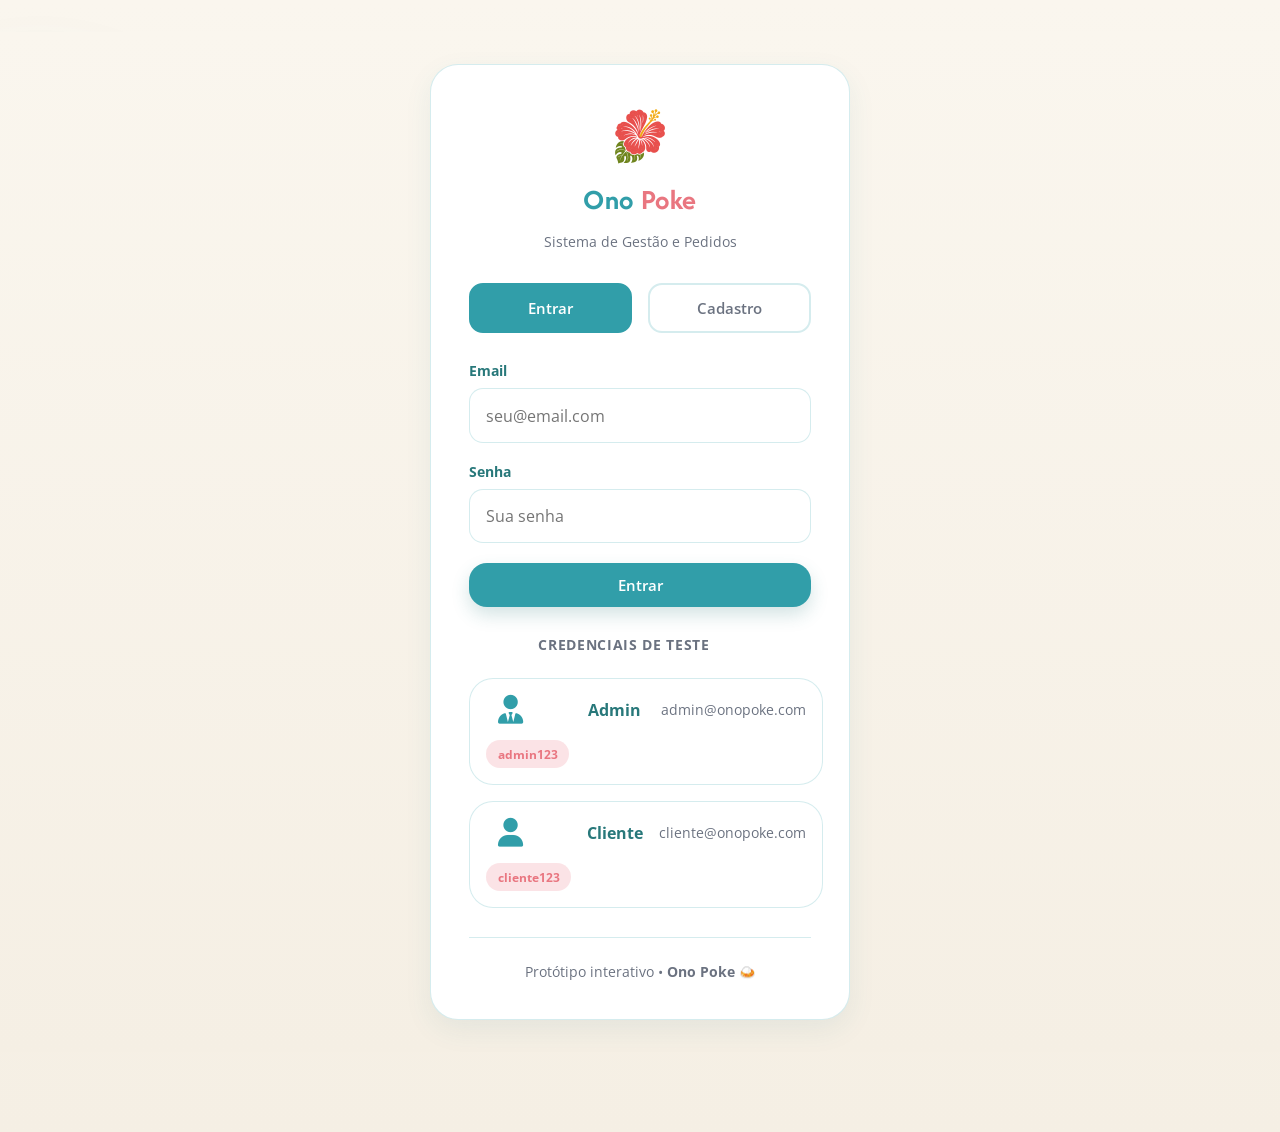
<file: index.html>
<!DOCTYPE html>
<html lang="pt-BR">
<head>
  <meta charset="UTF-8">
  <meta name="viewport" content="width=device-width, initial-scale=1.0">
  <title>Ono Poke | Comida Havaiana Premium</title>
  <meta name="description" content="Protótipo visual premium para um restaurante de comida havaiana com poke bowls, pratos quentes e combos tropicais.">
  <link rel="icon" type="image/png" href="img/hibisco.png">
  <link rel="preconnect" href="https://fonts.googleapis.com">
  <link rel="preconnect" href="https://fonts.gstatic.com" crossorigin>
  <link href="https://fonts.googleapis.com/css2?family=Afacad+Flux:wght@400;500;600;700&family=Open+Sans:wght@400;500;600;700;800&display=swap" rel="stylesheet">
  <link rel="stylesheet" href="https://cdnjs.cloudflare.com/ajax/libs/font-awesome/6.5.2/css/all.min.css">
  <link rel="stylesheet" href="style.css">
</head>
<body>
  <div class="page-glow page-glow-left"></div>
  <div class="page-glow page-glow-right"></div>

  <!-- HEADER PRINCIPAL -->
  <header class="site-header" id="siteHeader" style="display: none;">
    <div class="container header-inner">
      <button class="menu-toggle" id="menuToggle" aria-label="Abrir menu">
        <span></span>
        <span></span>
        <span></span>
      </button>

      <a href="#home" class="brand" data-nav="home" aria-label="Ono Poke">
        <span class="brand-mark"><img src="img/hibisco.png" alt="Ono Poke" style="width: 100%; height: 100%; object-fit: contain;"></span>
        <span class="brand-copy">
          <strong><span style="color: var(--primary);">Ono</span> <span style="color: var(--accent);">Poke</span></strong>
          <small>Comida havaiana premium</small>
        </span>
      </a>

      <!-- NAVEGAÇÃO CLIENTE -->
      <nav class="main-nav" id="mainNav" aria-label="Principal">
        <a href="#home" data-nav="home">Home</a>
        <a href="#menu" data-nav="menu">Cardápio</a>
        <a href="#product" data-nav="product">Produto</a>
        <a href="#cart" data-nav="cart">Carrinho</a>
        <a href="#checkout" data-nav="checkout">Checkout</a>
        <a href="#confirmation" data-nav="confirmation">Confirmação</a>
      </nav>

      <!-- NAVEGAÇÃO ADMIN (oculta inicialmente) -->
      <nav class="main-nav" id="mainNavAdmin" aria-label="Administrativo" style="display: none;">
        <a href="#dashboard" data-nav="dashboard">Dashboard</a>
        <a href="#orders" data-nav="orders">Pedidos</a>
        <a href="#financial" data-nav="financial">Financeiro</a>
        <a href="#reports" data-nav="reports">Relatórios</a>
        <a href="#customers" data-nav="customers">Clientes</a>
        <a href="#products" data-nav="products">Produtos</a>
      </nav>

      <!-- ELEMENTOS DO HEADER -->
      <div class="header-right">
        <button class="cart-pill" id="cartShortcut" data-nav="cart" aria-label="Abrir carrinho">
          <i class="fa-solid fa-bag-shopping"></i>
          <span>Carrinho</span>
          <strong id="cartCount">0</strong>
        </button>

        <button class="btn-header-icon" id="tvPanelButton" data-nav="tv" title="Painel TV" style="display: none;">
          <i class="fa-solid fa-tv"></i>
        </button>

        <div class="user-menu-wrapper" id="userMenuWrapper" style="display: none;">
          <button class="user-menu-toggle" id="userMenuToggle">
            <span class="user-avatar" id="userAvatar">👤</span>
            <span class="user-name" id="userName">Usuário</span>
            <i class="fa-solid fa-chevron-down"></i>
          </button>
          <div class="user-menu-dropdown" id="userMenuDropdown">
            <div class="user-menu-header">
              <span class="user-avatar-large" id="userAvatarLarge">👤</span>
              <div>
                <strong id="userNameDropdown">Usuário</strong>
                <small id="userRoleDropdown">Cliente</small>
              </div>
            </div>
            <hr>
            <a href="#" id="logoutButton">
              <i class="fa-solid fa-sign-out-alt"></i> Sair
            </a>
          </div>
        </div>
      </div>
    </div>
  </header>

  <main>
    <!-- PÁGINA DE LOGIN -->
    <section class="view is-active" id="loginView" data-view="login" aria-labelledby="loginTitle">
      <div class="login-wrapper">
        <div class="login-card">
          <div class="login-header">
            <div class="login-brand">
              <img src="img/hibisco.png" alt="Ono Poke" class="login-logo">
              <h1><span style="color: var(--primary);">Ono</span> <span style="color: var(--accent);">Poke</span></h1>
              <p>Sistema de Gestão e Pedidos</p>
            </div>
          </div>

          <!-- Abas de Login/Cadastro -->
          <div class="auth-tabs">
            <button class="auth-tab active" data-tab="login">Entrar</button>
            <button class="auth-tab" data-tab="signup">Cadastro</button>
          </div>

          <!-- FORMULÁRIO DE LOGIN -->
          <form id="loginForm" class="login-form auth-form" data-auth-form="login">
            <div class="form-group">
              <label for="loginEmail">Email</label>
              <input type="email" id="loginEmail" name="email" placeholder="seu@email.com" required>
            </div>

            <div class="form-group">
              <label for="loginPassword">Senha</label>
              <input type="password" id="loginPassword" name="password" placeholder="Sua senha" required>
            </div>

            <button type="submit" class="btn btn-primary btn-block">Entrar</button>

            <div id="loginError" class="login-error" style="display: none;"></div>
          </form>

          <!-- FORMULÁRIO DE CADASTRO -->
          <form id="signupForm" class="login-form auth-form" data-auth-form="signup" style="display: none;">
            <div class="form-group">
              <label for="signupName">Nome completo</label>
              <input type="text" id="signupName" name="name" placeholder="Seu nome" required>
            </div>

            <div class="form-group">
              <label for="signupEmail">Email</label>
              <input type="email" id="signupEmail" name="email" placeholder="seu@email.com" required>
            </div>

            <div class="form-group">
              <label for="signupPassword">Senha</label>
              <input type="password" id="signupPassword" name="password" placeholder="Crie uma senha" required>
            </div>

            <div class="form-group">
              <label for="signupPhone">Telefone</label>
              <input type="tel" id="signupPhone" name="phone" placeholder="(11) 99999-9999">
            </div>

            <button type="submit" class="btn btn-primary btn-block">Criar conta</button>

            <div id="signupError" class="login-error" style="display: none;"></div>
            <div id="signupSuccess" class="login-success" style="display: none;"></div>
          </form>

          <div class="login-divider">Credenciais de teste</div>

          <div class="login-demo-cards">
            <button type="button" class="login-demo-card" data-demo="admin">
              <i class="fa-solid fa-user-tie"></i>
              <strong>Admin</strong>
              <small>admin@onopoke.com</small>
              <span class="demo-label">admin123</span>
            </button>

            <button type="button" class="login-demo-card" data-demo="customer">
              <i class="fa-solid fa-user"></i>
              <strong>Cliente</strong>
              <small>cliente@onopoke.com</small>
              <span class="demo-label">cliente123</span>
            </button>
          </div>

          <div class="login-footer">
            <p>Protótipo interativo • <strong>Ono Poke</strong> 🍛</p>
          </div>
        </div>
      </div>
    </section>

    <!-- HOME - CLIENTE -->
    <section class="view" id="homeView" data-view="home" aria-labelledby="homeTitle">
      <div class="container hero-grid">
        <div class="hero-copy reveal">
          <span class="eyebrow">Poke bowls, pratos quentes e combos tropicais</span>
          <h1 id="homeTitle">Pokes frescos preparados com ingredientes selecionados.</h1>
          <p>
            Monte combinações exclusivas com peixes frescos, ingredientes selecionados e molhos artesanais preparados para proporcionar uma experiência única.
          </p>

          <div class="hero-actions">
            <button class="btn btn-primary" data-nav="menu">Faça seu pedido</button>
            <button class="btn btn-secondary" data-nav="product">Ver prato em destaque</button>
          </div>

          <div class="hero-badges">
            <div class="badge-card">
              <span class="badge-emoji">⭐⭐⭐⭐⭐</span>
              <div>
                <strong>4.9 de 5</strong>
                <span>Avaliação média dos clientes</span>
              </div>
            </div>
            <div class="badge-card">
              <span class="badge-emoji">🚚</span>
              <div>
                <strong>Entrega Refrigerada</strong>
                <span>Embalagens premium para preservar sabor, textura e frescor.</span>
              </div>
            </div>
            <div class="badge-card">
              <span class="badge-emoji">🥗</span>
              <div>
                <strong>Ingredientes Frescos</strong>
                <span>Selecionados diariamente para garantir máxima qualidade.</span>
              </div>
            </div>
          </div>
        </div>

        <div class="hero-visual reveal reveal-delay-1">
          <div class="hero-card hero-card-main">
            <div class="hero-card-label">Favorito dos clientes</div>
            <h2>Poke Salmão Tropical</h2>
            <p>Salmão fresco, manga, pepino japonês, arroz temperado e molho especial da casa.</p>
            <div class="hero-price">R$ 56,00</div>
          </div>

          <div class="hero-photo-frame">
            <div class="hero-photo" id="heroPhoto" aria-label="Imagem ilustrativa do poke destaque"></div>
          </div>

          <div class="floating-note floating-note-top">
            <strong>Ingredientes Selecionados</strong>
            <span>Salmão fresco, manga, pepino japonês e molho artesanal preparado diariamente.</span>
          </div>
          <div class="floating-note floating-note-bottom">
            <strong>Personalização Completa</strong>
            <span>Escolha sua proteína, base, acompanhamentos e molhos para criar sua combinação ideal.</span>
          </div>
        </div>
      </div>

      <div class="container section-shell reveal reveal-delay-1">
        <div class="section-heading">
          <span class="eyebrow">Nossos Mais Pedidos</span>
          <h2>Combinações queridas pelos clientes</h2>
          <p>Receitas assinadas com ingredientes frescos e montagem premium para uma experiência havaiana completa.</p>
        </div>
        <div class="product-grid compact-grid" id="bestSellersGrid"></div>
      </div>

      <div class="container section-shell reveal reveal-delay-2">
        <div class="section-heading split-heading">
          <div>
            <span class="eyebrow">Diferenciais</span>
            <h2>Experiência premium do pedido à entrega</h2>
          </div>
          <p>Cada detalhe foi pensado para transmitir frescor, rapidez e consistência visual inspirada na cozinha havaiana moderna.</p>
        </div>
        <div class="feature-grid">
          <article class="feature-card">
            <i class="fa-solid fa-gem"></i>
            <h3>Montagem impecável</h3>
            <p>Bowls bem distribuídos, cores vivas e uma composição que valoriza cada ingrediente.</p>
          </article>
          <article class="feature-card">
            <i class="fa-solid fa-leaf"></i>
            <h3>Ingredientes frescos</h3>
            <p>Peixes, vegetais, molhos cítricos e elementos tropicais escolhidos para transmitir qualidade e leveza.</p>
          </article>
          <article class="feature-card">
            <i class="fa-solid fa-heart"></i>
            <h3>Pedidos rápidos</h3>
            <p>Fluxo pensado para encomendas online, retirada prática e entregas com atendimento ágil.</p>
          </article>
          <article class="feature-card">
            <i class="fa-solid fa-box-open"></i>
            <h3>Embalagem térmica</h3>
            <p>Caixas resistentes e apresentação organizada para preservar frescor e reforçar o padrão premium.</p>
          </article>
        </div>
      </div>

      <div class="container section-shell reveal reveal-delay-2">
        <div class="section-heading">
          <span class="eyebrow">Avaliações</span>
          <h2>O que os clientes dizem</h2>
        </div>
        <div class="testimonial-grid" id="testimonialGrid"></div>
      </div>
    </section>

    <!-- MENU - CLIENTE -->
    <section class="view" id="menuView" data-view="menu" aria-labelledby="menuTitle">
      <div class="container section-shell">
        <div class="section-heading split-heading">
          <div>
            <span class="eyebrow">Cardápio</span>
            <h2 id="menuTitle">Pokes, pratos quentes e combos para pronta entrega</h2>
          </div>
          <p>Busque categorias, filtre sabores e apresente uma vitrine profissional com foco em pedidos rápidos e frescos.</p>
        </div>

        <div class="toolbar-card">
          <div class="search-field">
            <i class="fa-solid fa-magnifying-glass"></i>
            <input type="search" id="searchInput" placeholder="Busque por poke, prato, combo..." aria-label="Buscar produtos">
          </div>
          <div class="category-chips" id="categoryChips"></div>
        </div>

        <div class="product-grid" id="menuGrid"></div>
      </div>
    </section>

    <!-- PRODUTO - CLIENTE -->
    <section class="view" id="productView" data-view="product" aria-labelledby="productTitle">
      <div class="container section-shell product-layout">
        <div class="product-gallery-panel">
          <div class="product-gallery-main" id="productMainImage"></div>
          <div class="product-thumb-row" id="productThumbRow"></div>
        </div>

        <div class="product-info-panel">
          <span class="eyebrow" id="productCategoryTag">Prato destaque</span>
          <h2 id="productTitle">Selecione um prato</h2>
          <p id="productDescription"></p>

          <div class="product-meta">
            <div>
              <span>Preço base</span>
              <strong id="productPrice"></strong>
            </div>
            <div>
              <span>Disponibilidade</span>
              <strong>Pronto em até 30 min</strong>
            </div>
          </div>

          <div class="option-group">
            <h3>Tamanho</h3>
            <div class="size-options" id="sizeOptions"></div>
          </div>

          <div class="option-group">
            <h3>Adicionais</h3>
            <div class="addon-list" id="addonList"></div>
          </div>

          <div class="option-group">
            <h3>Observações</h3>
            <textarea id="productNotes" rows="4" placeholder="Ex.: menos açúcar, mensagem personalizada, cores da decoração..."></textarea>
          </div>

          <div class="detail-actions">
            <button class="btn btn-secondary" data-nav="menu">Voltar ao cardápio</button>
            <button class="btn btn-primary" id="addProductButton">Adicionar ao Carrinho</button>
          </div>
        </div>
      </div>
    </section>

    <!-- CARRINHO - CLIENTE -->
    <section class="view" id="cartView" data-view="cart" aria-labelledby="cartTitle">
      <div class="container section-shell cart-layout">
        <div class="cart-items-panel">
          <div class="section-heading left-heading">
            <span class="eyebrow">Carrinho</span>
            <h2 id="cartTitle">Itens selecionados</h2>
          </div>
          <div id="cartItems"></div>
        </div>

        <aside class="summary-panel">
          <h3>Resumo do pedido</h3>
          <div class="summary-line">
            <span>Subtotal</span>
            <strong id="cartSubtotal">R$ 0,00</strong>
          </div>
          <div class="summary-line">
            <span>Entrega estimada</span>
            <strong id="cartDeliveryFee">R$ 18,00</strong>
          </div>
          <div class="summary-line total-line">
            <span>Total</span>
            <strong id="cartTotal">R$ 0,00</strong>
          </div>

          <label for="cartNotes">Observações gerais</label>
          <textarea id="cartNotes" rows="4" placeholder="Ex.: tocar interfone, incluir cartão com dedicatória..."></textarea>

          <button class="btn btn-primary btn-block" id="goToCheckout">Finalizar Pedido</button>
        </aside>
      </div>
    </section>

    <!-- CHECKOUT - CLIENTE -->
    <section class="view" id="checkoutView" data-view="checkout" aria-labelledby="checkoutTitle">
      <div class="container section-shell checkout-layout">
        <form class="checkout-form" id="checkoutForm">
          <div class="section-heading left-heading">
            <span class="eyebrow">Checkout</span>
            <h2 id="checkoutTitle">Dados para concluir o pedido</h2>
          </div>

          <div class="form-grid">
            <label>
              Nome
              <input type="text" id="customerName" placeholder="Seu nome completo" required>
            </label>
            <label>
              Telefone
              <input type="tel" id="customerPhone" placeholder="(11) 99999-9999" required>
            </label>
            <label class="span-2">
              Endereço
              <input type="text" id="customerAddress" placeholder="Rua, número, complemento e bairro" required>
            </label>
          </div>

          <div class="form-block">
            <h3>Recebimento</h3>
            <div class="pill-options" id="deliveryOptions">
              <label class="pill-option active">
                <input type="radio" name="deliveryMode" value="entrega" checked>
                <span><i class="fa-solid fa-motorcycle"></i> Entrega</span>
              </label>
              <label class="pill-option">
                <input type="radio" name="deliveryMode" value="retirada">
                <span><i class="fa-solid fa-shop"></i> Retirada na loja</span>
              </label>
            </div>
          </div>

          <div class="form-block">
            <h3>Forma de pagamento</h3>
            <div class="pill-options" id="paymentOptions">
              <label class="pill-option active">
                <input type="radio" name="paymentMethod" value="Pix" checked>
                <span><i class="fa-solid fa-qrcode"></i> Pix</span>
              </label>
              <label class="pill-option">
                <input type="radio" name="paymentMethod" value="Cartão">
                <span><i class="fa-regular fa-credit-card"></i> Cartão</span>
              </label>
              <label class="pill-option">
                <input type="radio" name="paymentMethod" value="Dinheiro">
                <span><i class="fa-solid fa-money-bill-wave"></i> Dinheiro</span>
              </label>
            </div>
          </div>

          <button class="btn btn-primary" type="submit">Confirmar pedido</button>
        </form>

        <aside class="summary-panel summary-sticky">
          <h3>Resumo do pedido</h3>
          <div id="checkoutSummary"></div>
        </aside>
      </div>
    </section>

    <!-- CONFIRMAÇÃO - CLIENTE -->
    <section class="view" id="confirmationView" data-view="confirmation" aria-labelledby="confirmationTitle">
      <div class="container confirmation-wrap section-shell">
        <div class="confirmation-card">
          <div class="success-mark">
            <i class="fa-solid fa-check"></i>
          </div>
          <span class="eyebrow">Pedido confirmado</span>
          <h2 id="confirmationTitle">Pedido realizado com sucesso</h2>
            <p>Seu pedido foi registrado e a equipe da Ono Poke dará sequência ao atendimento com todos os detalhes da encomenda.</p>
          <div class="confirmation-number">
            <span>Número do pedido</span>
            <strong id="orderNumber">#DEC-0000</strong>
          </div>
          <div class="confirmation-actions">
            <button class="btn btn-secondary" data-nav="home">Voltar para Home</button>
            <a class="btn btn-primary" id="whatsappButton" href="https://wa.me/5519971160068" target="_blank" rel="noreferrer">Enviar Pedido pelo WhatsApp</a>
          </div>
        </div>
      </div>
    </section>

    <!-- PAINEL TV -->
    <section class="view" id="tvView" data-view="tv" aria-labelledby="tvTitle">
      <div class="container tv-shell">
        <div class="tv-board">
          <header class="tv-header">
            <div class="tv-logo">Ono <span>Poke</span></div>
            <div class="tv-header-center">Acompanhe seu pedido</div>
            <div class="tv-clock" id="tvClock">--:--:--</div>
          </header>

          <div class="tv-layout">
            <div class="tv-col-main" id="tvColMain">
              <div class="tv-empty-state">
                <div class="icon-big">🍽️</div>
                <p>Aguardando pedidos...</p>
              </div>
            </div>

            <div class="tv-col-next">
              <div class="tv-col-next-header">
                <h2 id="tvTitle">Próximos na fila</h2>
              </div>
              <div class="tv-next-list" id="tvNextList"></div>
            </div>
          </div>

          <div class="tv-ready-banner" id="tvReadyBanner">✅ &nbsp; Pedido pronto! Retire no balcão.</div>
        </div>
      </div>
    </section>

    <!-- DASHBOARD ADMIN -->
    <section class="view" id="dashboardView" data-view="dashboard" aria-labelledby="dashboardTitle">
      <div class="container section-shell">
        <div class="section-heading split-heading">
          <div>
            <span class="eyebrow">Dashboard</span>
            <h2 id="dashboardTitle">Visão geral do negócio</h2>
          </div>
          <p>Acompanhe os principais indicadores e métricas do seu restaurante em tempo real.</p>
        </div>

        <div class="admin-metrics" id="dashboardMetrics"></div>

        <div class="admin-grid">
          <article class="admin-card">
            <div class="admin-card-head">
              <h3>Pedidos hoje</h3>
              <span id="todayDate">Hoje</span>
            </div>
            <div class="stats-bars" id="todayOrdersStats"></div>
          </article>

          <article class="admin-card">
            <div class="admin-card-head">
              <h3>Produtos mais vendidos</h3>
              <span>Últimos 7 dias</span>
            </div>
            <div class="stats-bars" id="topProductsStats"></div>
          </article>

          <article class="admin-card admin-card-wide">
            <div class="admin-card-head">
              <h3>Faturamento por canal</h3>
              <span>Últimos 30 dias</span>
            </div>
            <div class="channel-comparison" id="channelComparison"></div>
          </article>

          <article class="admin-card admin-card-wide">
            <div class="admin-card-head">
              <h3>Pedidos recentes</h3>
              <span>Acompanhamento em tempo real</span>
            </div>
            <div id="dashboardRecentOrders" class="orders-list"></div>
          </article>
        </div>
      </div>
    </section>

    <!-- GERENCIAMENTO DE PEDIDOS ADMIN -->
    <section class="view" id="ordersView" data-view="orders" aria-labelledby="ordersTitle">
      <div class="container section-shell">
        <div class="section-heading split-heading">
          <div>
            <span class="eyebrow">Gestão de Pedidos</span>
            <h2 id="ordersTitle">Controle de todas as encomendas</h2>
          </div>
          <p>Visualize, edite e acompanhe o status de todos os pedidos realizados.</p>
        </div>

        <div class="toolbar-card">
          <div class="search-field">
            <i class="fa-solid fa-magnifying-glass"></i>
            <input type="search" id="ordersSearchInput" placeholder="Busque por número, cliente ou status..." aria-label="Buscar pedidos">
          </div>
          <div class="category-chips" id="orderStatusFilter">
            <button class="chip active" data-filter="all">Todos</button>
            <button class="chip" data-filter="novo">Novo</button>
            <button class="chip" data-filter="preparando">Preparando</button>
            <button class="chip" data-filter="pronto">Pronto</button>
            <button class="chip" data-filter="entregue">Entregue</button>
          </div>
        </div>

        <div class="orders-table-wrapper">
          <table class="orders-table" id="ordersTable">
            <thead>
              <tr>
                <th>Pedido</th>
                <th>Cliente</th>
                <th>Data/Hora</th>
                <th>Valor</th>
                <th>Status</th>
                <th>Ações</th>
              </tr>
            </thead>
            <tbody id="ordersTableBody">
            </tbody>
          </table>
        </div>
      </div>
    </section>

    <!-- FINANCEIRO ADMIN -->
    <section class="view" id="financialView" data-view="financial" aria-labelledby="financialTitle">
      <div class="container section-shell">
        <div class="section-heading split-heading">
          <div>
            <span class="eyebrow">Financeiro</span>
            <h2 id="financialTitle">Análise de receita e despesas</h2>
          </div>
          <p>Visualize a saúde financeira do seu negócio com gráficos detalhados e relatórios.</p>
        </div>

        <div class="financial-filters">
          <div class="date-range-picker">
            <input type="date" id="financeStartDate">
            <input type="date" id="financeEndDate">
            <button class="btn btn-secondary" id="applyFinanceFilter">Aplicar</button>
          </div>
        </div>

        <div class="admin-metrics" id="financialMetrics"></div>

        <div class="admin-grid">
          <article class="admin-card admin-card-wide">
            <div class="admin-card-head">
              <h3>Receita acumulada</h3>
              <span id="financeFilter">Período selecionado</span>
            </div>
            <div class="financial-chart" id="revenueChart"></div>
          </article>

          <article class="admin-card">
            <div class="admin-card-head">
              <h3>Formas de pagamento</h3>
              <span>Distribuição</span>
            </div>
            <div class="payment-methods-list" id="paymentMethodsList"></div>
          </article>

          <article class="admin-card">
            <div class="admin-card-head">
              <h3>Canais de venda</h3>
              <span>Comparativo</span>
            </div>
            <div class="sales-channels-list" id="salesChannelsList"></div>
          </article>
        </div>
      </div>
    </section>

    <!-- RELATÓRIOS ADMIN -->
    <section class="view" id="reportsView" data-view="reports" aria-labelledby="reportsTitle">
      <div class="container section-shell">
        <div class="section-heading split-heading">
          <div>
            <span class="eyebrow">Relatórios</span>
            <h2 id="reportsTitle">Análises e estatísticas detalhadas</h2>
          </div>
          <p>Gere relatórios customizados sobre vendas, performance e tendências do seu negócio.</p>
        </div>

        <div class="reports-grid" id="reportsGrid">
          <article class="report-card">
            <i class="fa-solid fa-chart-bar"></i>
            <h3>Vendas por período</h3>
            <p>Análise completa de receita diária, semanal e mensal com variações percentuais.</p>
            <button class="btn btn-secondary btn-small">Gerar relatório</button>
          </article>

          <article class="report-card">
            <i class="fa-solid fa-star"></i>
            <h3>Produtos populares</h3>
            <p>Ranking de produtos mais vendidos com volume e lucratividade.</p>
            <button class="btn btn-secondary btn-small">Gerar relatório</button>
          </article>

          <article class="report-card">
            <i class="fa-solid fa-users"></i>
            <h3>Comportamento de clientes</h3>
            <p>Perfil dos compradores, frequência, ticket médio e preferências.</p>
            <button class="btn btn-secondary btn-small">Gerar relatório</button>
          </article>

          <article class="report-card">
            <i class="fa-solid fa-user-clock"></i>
            <h3>Horários de pico</h3>
            <p>Análise de demanda por hora para otimizar equipe e estoque.</p>
            <button class="btn btn-secondary btn-small">Gerar relatório</button>
          </article>

          <article class="report-card">
            <i class="fa-solid fa-map-marker"></i>
            <h3>Entregas por região</h3>
            <p>Mapa de distribuição de pedidos e análise de custos de logística.</p>
            <button class="btn btn-secondary btn-small">Gerar relatório</button>
          </article>

          <article class="report-card">
            <i class="fa-solid fa-exclamation-triangle"></i>
            <h3>Devoluções e reclamações</h3>
            <p>Monitoramento de problemas e tendências para melhoria contínua.</p>
            <button class="btn btn-secondary btn-small">Gerar relatório</button>
          </article>
        </div>

        <article class="admin-card admin-card-wide">
          <div class="admin-card-head">
            <h3>Relatório customizado</h3>
            <span>Gere seu próprio relatório</span>
          </div>
          <form class="admin-form" id="customReportForm">
            <label>
              Período
              <select>
                <option>Últimas 24 horas</option>
                <option selected>Últimos 7 dias</option>
                <option>Últimos 30 dias</option>
                <option>Este mês</option>
                <option>Período customizado</option>
              </select>
            </label>
            <label>
              Métrica
              <select>
                <option selected>Receita</option>
                <option>Quantidade de pedidos</option>
                <option>Ticket médio</option>
                <option>Satisfação do cliente</option>
              </select>
            </label>
            <label>
              Formato de exportação
              <select>
                <option>Visualizar na tela</option>
                <option>Exportar como PDF</option>
                <option>Exportar como CSV</option>
              </select>
            </label>
            <button type="submit" class="btn btn-primary">Gerar relatório</button>
          </form>
        </article>
      </div>
    </section>

    <!-- GERENCIAMENTO DE CLIENTES ADMIN -->
    <section class="view" id="customersView" data-view="customers" aria-labelledby="customersTitle">
      <div class="container section-shell">
        <div class="section-heading split-heading">
          <div>
            <span class="eyebrow">Clientes</span>
            <h2 id="customersTitle">Base de dados de clientes</h2>
          </div>
          <p>Gerencie informações de clientes, histórico de pedidos e preferências.</p>
        </div>

        <div class="toolbar-card">
          <div class="search-field">
            <i class="fa-solid fa-magnifying-glass"></i>
            <input type="search" id="customersSearchInput" placeholder="Busque por nome, email ou telefone..." aria-label="Buscar clientes">
          </div>
          <button class="btn btn-secondary">
            <i class="fa-solid fa-download"></i> Exportar lista
          </button>
        </div>

        <div class="customers-table-wrapper">
          <table class="customers-table" id="customersTable">
            <thead>
              <tr>
                <th>Cliente</th>
                <th>Email</th>
                <th>Telefone</th>
                <th>Pedidos</th>
                <th>Gasto total</th>
                <th>Ticket médio</th>
                <th>Ações</th>
              </tr>
            </thead>
            <tbody id="customersTableBody">
            </tbody>
          </table>
        </div>

        <article class="admin-card admin-card-wide">
          <div class="admin-card-head">
            <h3>Adicionar novo cliente</h3>
            <span>Cadastro manual</span>
          </div>
          <form class="admin-form" id="addCustomerForm">
            <div class="form-grid">
              <label>
                Nome completo
                <input type="text" placeholder="João Silva" required>
              </label>
              <label>
                Email
                <input type="email" placeholder="joao@email.com" required>
              </label>
              <label>
                Telefone
                <input type="tel" placeholder="(11) 99999-9999" required>
              </label>
              <label>
                Data de cadastro
                <input type="date" required>
              </label>
            </div>
            <button type="submit" class="btn btn-primary">Adicionar cliente</button>
          </form>
        </article>
      </div>
    </section>

    <!-- GERENCIAMENTO DE PRODUTOS ADMIN -->
    <section class="view" id="productsView" data-view="products" aria-labelledby="productsTitle">
      <div class="container section-shell">
        <div class="section-heading split-heading">
          <div>
            <span class="eyebrow">Produtos</span>
            <h2 id="productsTitle">Catálogo de itens do cardápio</h2>
          </div>
          <p>Edite, crie e gerencie todos os produtos disponíveis para venda.</p>
        </div>

        <div class="toolbar-card">
          <div class="search-field">
            <i class="fa-solid fa-magnifying-glass"></i>
            <input type="search" id="productsSearchInput" placeholder="Busque por nome ou categoria..." aria-label="Buscar produtos">
          </div>
          <button class="btn btn-primary" id="newProductButton">
            <i class="fa-solid fa-plus"></i> Novo produto
          </button>
        </div>

        <div class="products-grid" id="productsGrid"></div>

        <!-- Gerenciamento de Categorias -->
        <article class="admin-card admin-card-wide">
          <div class="admin-card-head">
            <h3>Categorias de Produtos</h3>
            <span>Gerencie as categorias do cardápio</span>
          </div>
          <div class="categories-list" id="categoriesList"></div>
          <form class="admin-form" id="addCategoryForm" style="margin-top: 20px; border-top: 2px solid var(--line); padding-top: 20px;">
            <div class="form-grid">
              <label>
                Nome da categoria
                <input type="text" id="categoryName" placeholder="Ex: Bebidas, Aperitivos..." required>
              </label>
              <label>
                Descrição
                <input type="text" id="categoryDesc" placeholder="Descrição da categoria" required>
              </label>
            </div>
            <button type="submit" class="btn btn-primary">+ Adicionar categoria</button>
          </form>
        </article>

        <!-- Adicionar novo produto -->
        <article class="admin-card admin-card-wide">
          <div class="admin-card-head">
            <h3>Adicionar novo produto</h3>
            <span>Preenchimento do catálogo</span>
          </div>
          <form class="admin-form" id="addProductForm">
            <div class="form-grid">
              <label>
                Nome do produto
                <input type="text" placeholder="Nome do prato" required>
              </label>
              <label>
                Categoria
                <select id="productCategorySelect" required>
                  <option value="">Selecione uma categoria...</option>
                  <option>Pokes</option>
                  <option>Pratos Quentes</option>
                  <option>Combos</option>
                  <option>Sobremesas Tropicais</option>
                </select>
              </label>
              <label>
                Preço
                <input type="number" placeholder="0.00" step="0.01" required>
              </label>
              <label>
                Status
                <select>
                  <option selected>Ativo</option>
                  <option>Inativo</option>
                  <option>Fora de estoque</option>
                </select>
              </label>
              <label class="span-2">
                Descrição
                <textarea rows="3" placeholder="Descreva o produto..." required></textarea>
              </label>
            </div>
            <button type="submit" class="btn btn-primary">Criar produto</button>
          </form>
        </article>
      </div>
    </section>
  </main>

  <!-- Modal de Editar Pedido -->
  <div class="modal-overlay" id="editOrderModal" style="display: none;">
    <div class="modal-content">
      <div class="modal-header">
        <h2>Editar Pedido <span id="modalOrderId"></span></h2>
        <button class="modal-close" id="closeEditModal">&times;</button>
      </div>
      <div class="modal-body">
        <div class="form-group">
          <label for="orderStatus">Novo Status:</label>
          <select id="orderStatus">
            <option value="novo">🆕 Novo</option>
            <option value="preparando">👨‍🍳 Preparando</option>
            <option value="pronto">✅ Pronto</option>
            <option value="entregue">🚚 Entregue</option>
          </select>
        </div>
        <div class="form-group">
          <label for="orderNotes">Observações:</label>
          <textarea id="orderNotes" placeholder="Adicionar observações sobre o pedido..."></textarea>
        </div>
      </div>
      <div class="modal-footer">
        <button id="cancelEditBtn" class="btn-secondary">Cancelar</button>
        <button id="saveEditBtn" class="btn-primary">Salvar Alterações</button>
      </div>
    </div>
  </div>

  <!-- Modal de Visualizar Pedido (Customizado) -->
  <div class="modal-overlay" id="viewOrderModal" style="display: none;">
    <div class="modal-content modal-view-order">
      <div class="modal-header">
        <h2 id="viewOrderTitle">Detalhes do Pedido</h2>
        <button class="modal-close" id="closeViewOrderModal">&times;</button>
      </div>
      <div class="modal-body view-body">
        <!-- Status Timeline -->
        <div class="order-timeline">
          <div class="timeline-item timeline-novo" id="timeline-novo">
            <div class="timeline-icon">🆕</div>
            <div class="timeline-label">Novo</div>
          </div>
          <div class="timeline-separator"></div>
          <div class="timeline-item timeline-preparando" id="timeline-preparando">
            <div class="timeline-icon">👨‍🍳</div>
            <div class="timeline-label">Preparando</div>
          </div>
          <div class="timeline-separator"></div>
          <div class="timeline-item timeline-pronto" id="timeline-pronto">
            <div class="timeline-icon">✅</div>
            <div class="timeline-label">Pronto</div>
          </div>
          <div class="timeline-separator"></div>
          <div class="timeline-item timeline-entregue" id="timeline-entregue">
            <div class="timeline-icon">🚚</div>
            <div class="timeline-label">Entregue</div>
          </div>
        </div>

        <!-- Informações do Pedido -->
        <div class="info-section">
          <h3><i class="fas fa-receipt"></i> Informações Gerais</h3>
          <div class="info-grid">
            <div class="info-item">
              <span class="info-label">Pedido ID:</span>
              <span class="info-value" id="viewOrderId">-</span>
            </div>
            <div class="info-item">
              <span class="info-label">Data:</span>
              <span class="info-value" id="viewOrderDate">-</span>
            </div>
            <div class="info-item">
              <span class="info-label">Cliente:</span>
              <span class="info-value" id="viewOrderCustomer">-</span>
            </div>
            <div class="info-item">
              <span class="info-label">Status:</span>
              <span class="info-value info-status" id="viewOrderStatus">-</span>
            </div>
          </div>
        </div>

        <!-- Endereço de Entrega -->
        <div class="info-section">
          <h3><i class="fas fa-map-marker-alt"></i> Endereço de Entrega</h3>
          <div class="address-box" id="viewOrderAddress">-</div>
        </div>

        <!-- Itens do Pedido -->
        <div class="info-section">
          <h3><i class="fas fa-shopping-bag"></i> Itens do Pedido</h3>
          <div id="viewOrderItems" class="order-items-list">
            <!-- Itens renderizados via JS -->
          </div>
        </div>

        <!-- Valores -->
        <div class="info-section">
          <h3><i class="fas fa-calculator"></i> Valores</h3>
          <div class="values-summary">
            <div class="value-row">
              <span>Subtotal:</span>
              <span id="viewOrderSubtotal">-</span>
            </div>
            <div class="value-row">
              <span>Taxa de Entrega:</span>
              <span id="viewOrderDelivery">-</span>
            </div>
            <div class="value-row value-total">
              <span>Total:</span>
              <span id="viewOrderTotal">-</span>
            </div>
          </div>
        </div>
      </div>
    </div>
  </div>

  <!-- Modal de Visualizar Cliente (Customizado) -->
  <div class="modal-overlay" id="viewCustomerModal" style="display: none;">
    <div class="modal-content modal-view-customer">
      <div class="modal-header">
        <h2>Perfil do Cliente</h2>
        <button class="modal-close" id="closeViewCustomerModal">&times;</button>
      </div>
      <div class="modal-body view-body">
        <!-- Card do Cliente -->
        <div class="customer-header-card">
          <div class="customer-avatar"><i class="fas fa-user"></i></div>
          <div class="customer-info">
            <h3 id="viewCustomerName">-</h3>
            <span class="customer-status" id="viewCustomerStatus">-</span>
          </div>
        </div>

        <!-- Contato -->
        <div class="info-section">
          <h3><i class="fas fa-envelope"></i> Informações de Contato</h3>
          <div class="info-grid">
            <div class="info-item">
              <span class="info-label">Email:</span>
              <span class="info-value" id="viewCustomerEmail">-</span>
            </div>
            <div class="info-item">
              <span class="info-label">Telefone:</span>
              <span class="info-value" id="viewCustomerPhone">-</span>
            </div>
          </div>
        </div>

        <!-- Estatísticas -->
        <div class="info-section">
          <h3><i class="fas fa-chart-bar"></i> Estatísticas de Compra</h3>
          <div class="stats-grid">
            <div class="stat-card">
              <div class="stat-icon">📦</div>
              <div class="stat-content">
                <span class="stat-value" id="viewCustomerOrders">0</span>
                <span class="stat-label">Pedidos</span>
              </div>
            </div>
            <div class="stat-card">
              <div class="stat-icon">💰</div>
              <div class="stat-content">
                <span class="stat-value" id="viewCustomerSpent">R$ 0</span>
                <span class="stat-label">Gasto Total</span>
              </div>
            </div>
            <div class="stat-card">
              <div class="stat-icon">📊</div>
              <div class="stat-content">
                <span class="stat-value" id="viewCustomerAverage">R$ 0</span>
                <span class="stat-label">Ticket Médio</span>
              </div>
            </div>
            <div class="stat-card">
              <div class="stat-icon">📅</div>
              <div class="stat-content">
                <span class="stat-value" id="viewCustomerLast">-</span>
                <span class="stat-label">Último Pedido</span>
              </div>
            </div>
          </div>
        </div>

        <!-- Histórico -->
        <div class="info-section">
          <h3><i class="fas fa-history"></i> Histórico Recente</h3>
          <div class="customer-history" id="viewCustomerHistory">
            <!-- Histórico renderizado via JS -->
          </div>
        </div>
      </div>
    </div>
  </div>

  <footer class="site-footer" id="siteFooter" style="display: none;">
    <div class="container footer-grid">
      <div>
        <a href="#home" class="brand footer-brand" data-nav="home">
          <span class="brand-mark"><img src="img/hibisco.png" alt="Ono Poke" style="width: 100%; height: 100%; object-fit: contain;"></span>
          <span class="brand-copy">
            <strong><span style="color: var(--primary);">Ono</span> <span style="color: var(--accent);">Poke</span></strong>
            <small>Comida havaiana premium</small>
          </span>
        </a>
        <p>Bowls tropicais, pratos quentes e combinações frescas para pedidos online com apresentação premium.</p>
      </div>
      <div>
        <h3>Navegação</h3>
        <ul>
          <li><a href="#home" data-nav="home">Home</a></li>
          <li><a href="#menu" data-nav="menu">Cardápio</a></li>
          <li><a href="#cart" data-nav="cart">Carrinho</a></li>
        </ul>
      </div>
      <div>
        <h3>Atendimento</h3>
        <ul>
          <li><i class="fa-brands fa-whatsapp"></i> (19) 97116-0068</li>
          <li><i class="fa-regular fa-envelope"></i> contato@onopoke.com</li>
          <li><i class="fa-solid fa-location-dot"></i> Rua das Palmeiras, 214</li>
        </ul>
      </div>
      <div>
        <h3>Redes sociais</h3>
        <div class="social-row">
          <a href="#" aria-label="Instagram"><i class="fa-brands fa-instagram"></i></a>
          <a href="#" aria-label="Pinterest"><i class="fa-brands fa-pinterest-p"></i></a>
          <a href="#" aria-label="TikTok"><i class="fa-brands fa-tiktok"></i></a>
        </div>
        <p>Pedidos para almoço, delivery corporativo e combinações tropicais para o dia a dia.</p>
      </div>
    </div>
    <div class="footer-copyright">
      <p>&copy; 2026 Ono Poke. Desenvolvido por <strong>Murilo Quitzau</strong>. Todos os direitos reservados.</p>
    </div>
  </footer>

  <script src="auth.js"></script>
  <script src="script.js"></script>
</body>
</html>
</file>
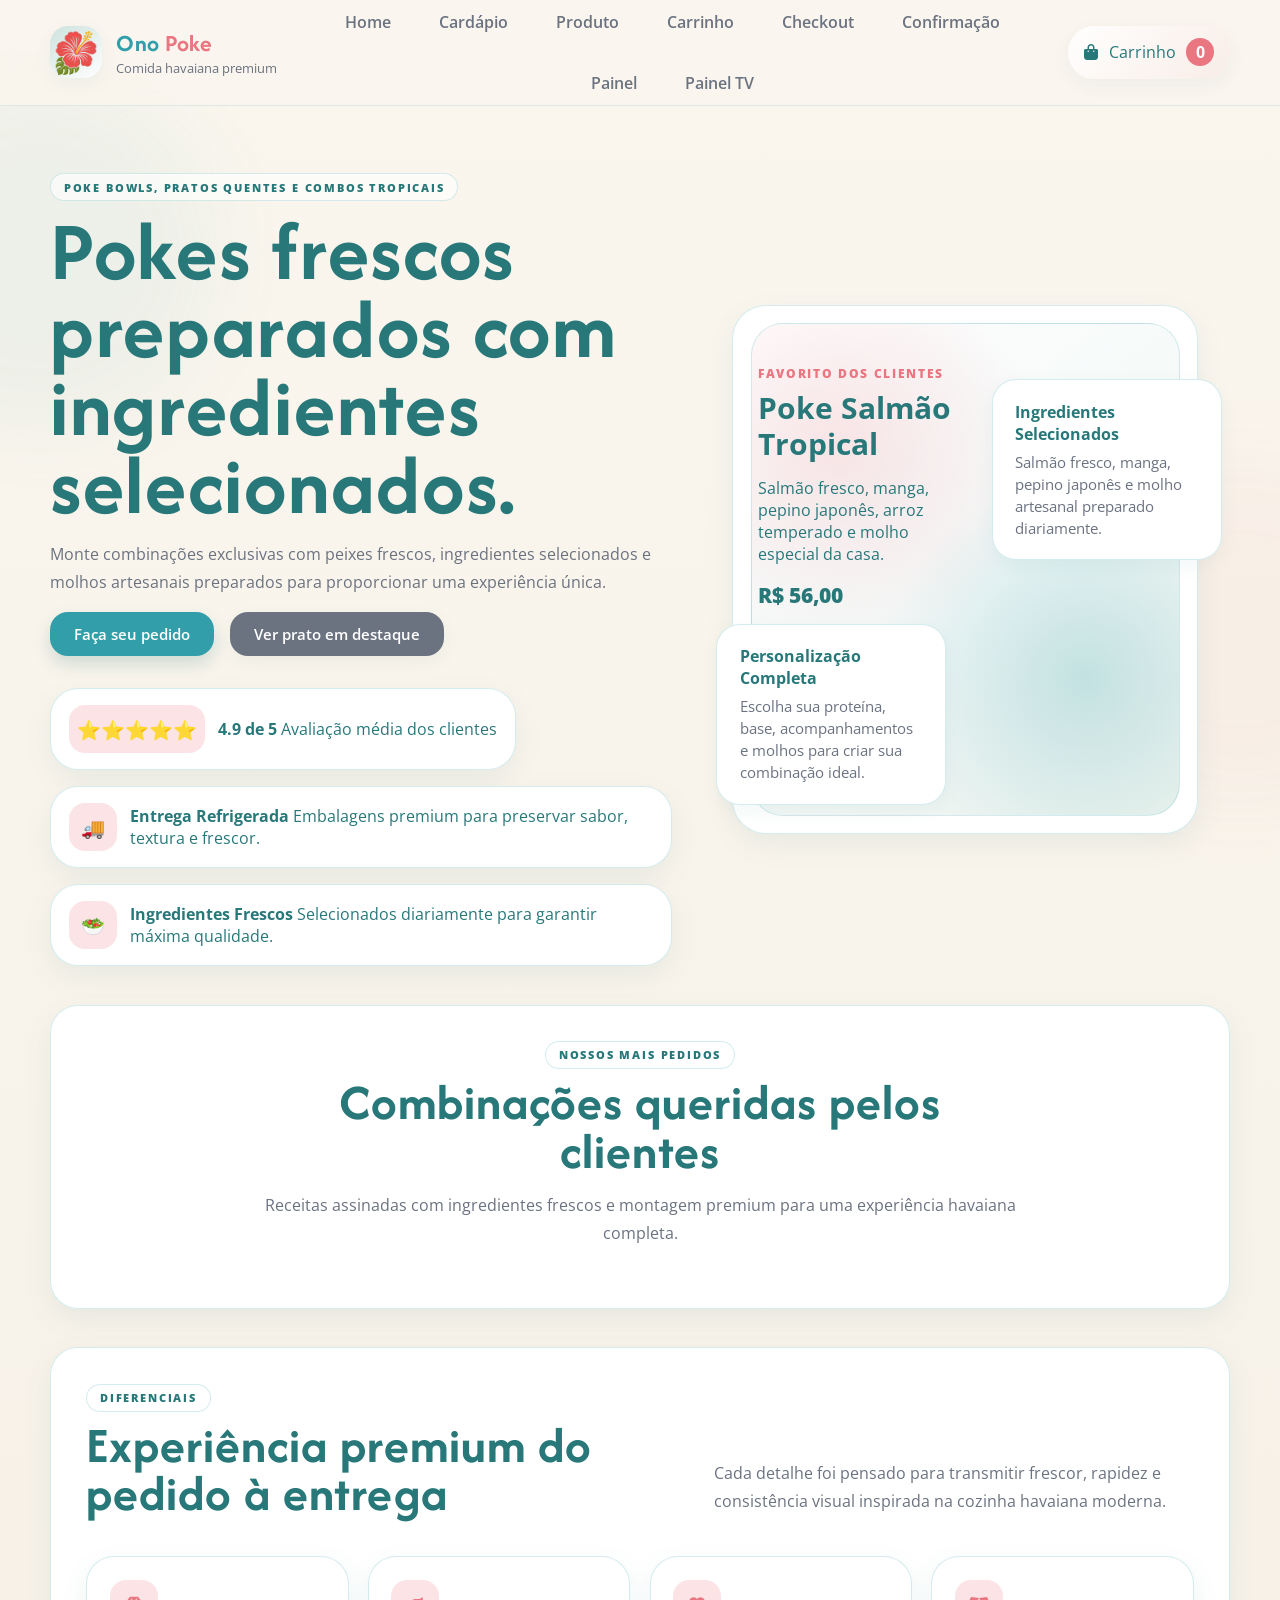
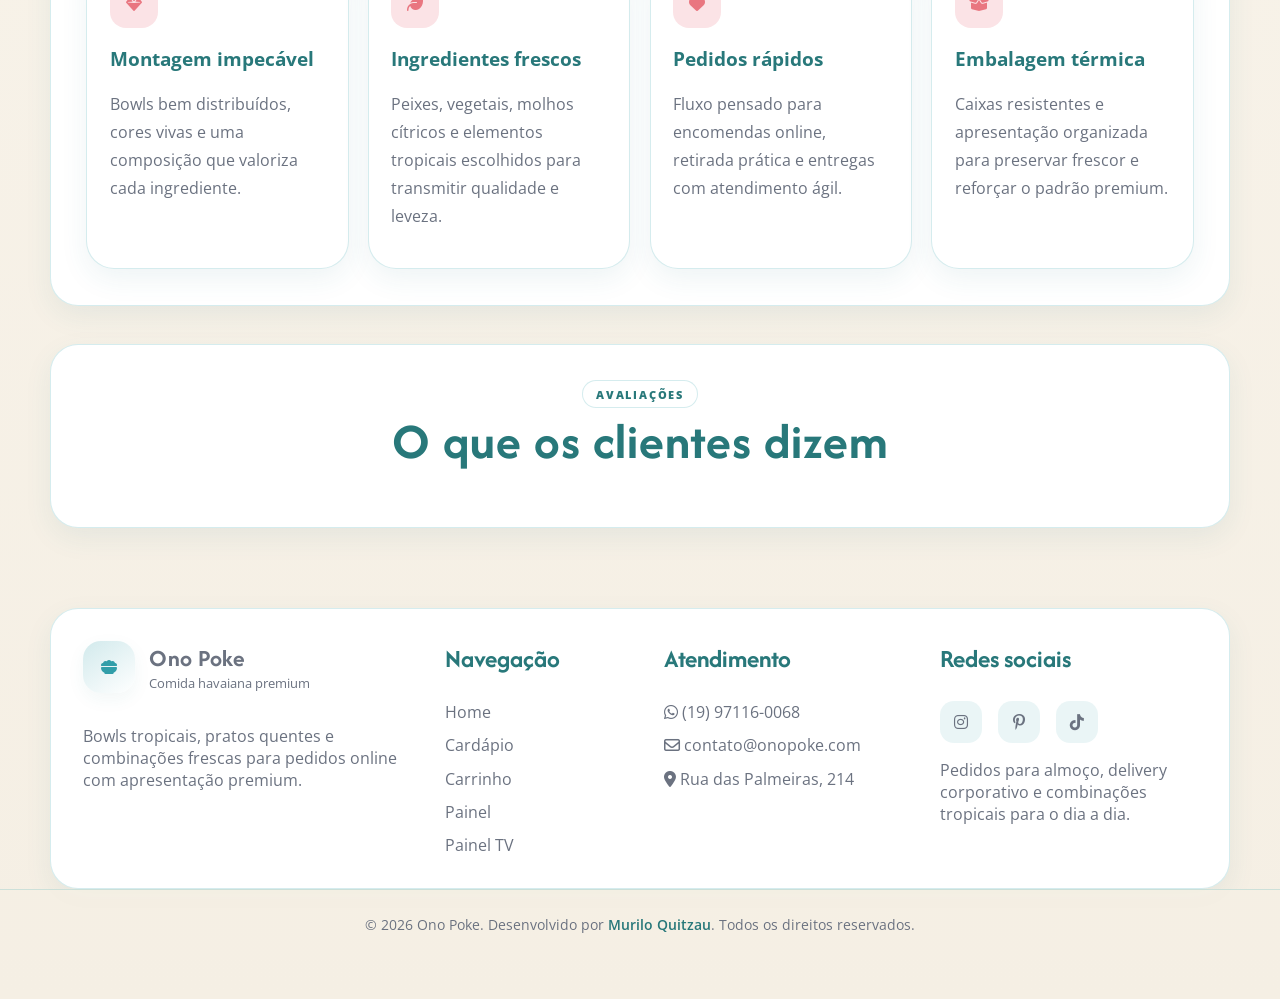
<file: index-backup.html>
<!DOCTYPE html>
<html lang="pt-BR">
<head>
  <meta charset="UTF-8">
  <meta name="viewport" content="width=device-width, initial-scale=1.0">
  <title>Ono Poke | Comida Havaiana Premium</title>
  <meta name="description" content="Protótipo visual premium para um restaurante de comida havaiana com poke bowls, pratos quentes e combos tropicais.">
  <link rel="icon" type="image/png" href="img/hibisco.png">
  <link rel="preconnect" href="https://fonts.googleapis.com">
  <link rel="preconnect" href="https://fonts.gstatic.com" crossorigin>
  <link href="https://fonts.googleapis.com/css2?family=Afacad+Flux:wght@400;500;600;700&family=Open+Sans:wght@400;500;600;700;800&display=swap" rel="stylesheet">
  <link rel="stylesheet" href="https://cdnjs.cloudflare.com/ajax/libs/font-awesome/6.5.2/css/all.min.css">
  <link rel="stylesheet" href="style.css">
</head>
<body>
  <div class="page-glow page-glow-left"></div>
  <div class="page-glow page-glow-right"></div>

  <header class="site-header" id="siteHeader">
    <div class="container header-inner">
      <button class="menu-toggle" id="menuToggle" aria-label="Abrir menu">
        <span></span>
        <span></span>
        <span></span>
      </button>

      <a href="#home" class="brand" data-nav="home" aria-label="Ono Poke">
        <span class="brand-mark"><img src="img/hibisco.png" alt="Ono Poke" style="width: 100%; height: 100%; object-fit: contain;"></span>
        <span class="brand-copy">
          <strong><span style="color: var(--primary);">Ono</span> <span style="color: var(--accent);">Poke</span></strong>
          <small>Comida havaiana premium</small>
        </span>
      </a>

      <nav class="main-nav" id="mainNav" aria-label="Principal">
        <a href="#home" data-nav="home">Home</a>
        <a href="#menu" data-nav="menu">Cardápio</a>
        <a href="#product" data-nav="product">Produto</a>
        <a href="#cart" data-nav="cart">Carrinho</a>
        <a href="#checkout" data-nav="checkout">Checkout</a>
        <a href="#confirmation" data-nav="confirmation">Confirmação</a>
        <a href="#admin" data-nav="admin">Painel</a>
        <a href="#tv" data-nav="tv">Painel TV</a>
      </nav>

      <button class="cart-pill" id="cartShortcut" data-nav="cart" aria-label="Abrir carrinho">
        <i class="fa-solid fa-bag-shopping"></i>
        <span>Carrinho</span>
        <strong id="cartCount">0</strong>
      </button>
    </div>
  </header>

  <main>
    <section class="view is-active" id="homeView" data-view="home" aria-labelledby="homeTitle">
      <div class="container hero-grid">
        <div class="hero-copy reveal">
          <span class="eyebrow">Poke bowls, pratos quentes e combos tropicais</span>
          <h1 id="homeTitle">Pokes frescos preparados com ingredientes selecionados.</h1>
          <p>
            Monte combinações exclusivas com peixes frescos, ingredientes selecionados e molhos artesanais preparados para proporcionar uma experiência única.
          </p>

          <div class="hero-actions">
            <button class="btn btn-primary" data-nav="menu">Faça seu pedido</button>
            <button class="btn btn-secondary" data-nav="product">Ver prato em destaque</button>
          </div>

          <div class="hero-badges">
            <div class="badge-card">
              <span class="badge-emoji">⭐⭐⭐⭐⭐</span>
              <div>
                <strong>4.9 de 5</strong>
                <span>Avaliação média dos clientes</span>
              </div>
            </div>
            <div class="badge-card">
              <span class="badge-emoji">🚚</span>
              <div>
                <strong>Entrega Refrigerada</strong>
                <span>Embalagens premium para preservar sabor, textura e frescor.</span>
              </div>
            </div>
            <div class="badge-card">
              <span class="badge-emoji">🥗</span>
              <div>
                <strong>Ingredientes Frescos</strong>
                <span>Selecionados diariamente para garantir máxima qualidade.</span>
              </div>
            </div>
          </div>
        </div>

        <div class="hero-visual reveal reveal-delay-1">
          <div class="hero-card hero-card-main">
            <div class="hero-card-label">Favorito dos clientes</div>
            <h2>Poke Salmão Tropical</h2>
            <p>Salmão fresco, manga, pepino japonês, arroz temperado e molho especial da casa.</p>
            <div class="hero-price">R$ 56,00</div>
          </div>

          <div class="hero-photo-frame">
            <div class="hero-photo" id="heroPhoto" aria-label="Imagem ilustrativa do poke destaque"></div>
          </div>

          <div class="floating-note floating-note-top">
            <strong>Ingredientes Selecionados</strong>
            <span>Salmão fresco, manga, pepino japonês e molho artesanal preparado diariamente.</span>
          </div>
          <div class="floating-note floating-note-bottom">
            <strong>Personalização Completa</strong>
            <span>Escolha sua proteína, base, acompanhamentos e molhos para criar sua combinação ideal.</span>
          </div>
        </div>
      </div>

      <div class="container section-shell reveal reveal-delay-1">
        <div class="section-heading">
          <span class="eyebrow">Nossos Mais Pedidos</span>
          <h2>Combinações queridas pelos clientes</h2>
          <p>Receitas assinadas com ingredientes frescos e montagem premium para uma experiência havaiana completa.</p>
        </div>
        <div class="product-grid compact-grid" id="bestSellersGrid"></div>
      </div>

      <div class="container section-shell reveal reveal-delay-2">
        <div class="section-heading split-heading">
          <div>
            <span class="eyebrow">Diferenciais</span>
            <h2>Experiência premium do pedido à entrega</h2>
          </div>
          <p>Cada detalhe foi pensado para transmitir frescor, rapidez e consistência visual inspirada na cozinha havaiana moderna.</p>
        </div>
        <div class="feature-grid">
          <article class="feature-card">
            <i class="fa-solid fa-gem"></i>
            <h3>Montagem impecável</h3>
            <p>Bowls bem distribuídos, cores vivas e uma composição que valoriza cada ingrediente.</p>
          </article>
          <article class="feature-card">
            <i class="fa-solid fa-leaf"></i>
            <h3>Ingredientes frescos</h3>
            <p>Peixes, vegetais, molhos cítricos e elementos tropicais escolhidos para transmitir qualidade e leveza.</p>
          </article>
          <article class="feature-card">
            <i class="fa-solid fa-heart"></i>
            <h3>Pedidos rápidos</h3>
            <p>Fluxo pensado para encomendas online, retirada prática e entregas com atendimento ágil.</p>
          </article>
          <article class="feature-card">
            <i class="fa-solid fa-box-open"></i>
            <h3>Embalagem térmica</h3>
            <p>Caixas resistentes e apresentação organizada para preservar frescor e reforçar o padrão premium.</p>
          </article>
        </div>
      </div>

      <div class="container section-shell reveal reveal-delay-2">
        <div class="section-heading">
          <span class="eyebrow">Avaliações</span>
          <h2>O que os clientes dizem</h2>
        </div>
        <div class="testimonial-grid" id="testimonialGrid"></div>
      </div>
    </section>

    <section class="view" id="menuView" data-view="menu" aria-labelledby="menuTitle">
      <div class="container section-shell">
        <div class="section-heading split-heading">
          <div>
            <span class="eyebrow">Cardápio</span>
            <h2 id="menuTitle">Pokes, pratos quentes e combos para pronta entrega</h2>
          </div>
          <p>Busque categorias, filtre sabores e apresente uma vitrine profissional com foco em pedidos rápidos e frescos.</p>
        </div>

        <div class="toolbar-card">
          <div class="search-field">
            <i class="fa-solid fa-magnifying-glass"></i>
            <input type="search" id="searchInput" placeholder="Busque por poke, prato, combo..." aria-label="Buscar produtos">
          </div>
          <div class="category-chips" id="categoryChips"></div>
        </div>

        <div class="product-grid" id="menuGrid"></div>
      </div>
    </section>

    <section class="view" id="productView" data-view="product" aria-labelledby="productTitle">
      <div class="container section-shell product-layout">
        <div class="product-gallery-panel">
          <div class="product-gallery-main" id="productMainImage"></div>
          <div class="product-thumb-row" id="productThumbRow"></div>
        </div>

        <div class="product-info-panel">
          <span class="eyebrow" id="productCategoryTag">Prato destaque</span>
          <h2 id="productTitle">Selecione um prato</h2>
          <p id="productDescription"></p>

          <div class="product-meta">
            <div>
              <span>Preço base</span>
              <strong id="productPrice"></strong>
            </div>
            <div>
              <span>Disponibilidade</span>
              <strong>Pronto em até 30 min</strong>
            </div>
          </div>

          <div class="option-group">
            <h3>Tamanho</h3>
            <div class="size-options" id="sizeOptions"></div>
          </div>

          <div class="option-group">
            <h3>Adicionais</h3>
            <div class="addon-list" id="addonList"></div>
          </div>

          <div class="option-group">
            <h3>Observações</h3>
            <textarea id="productNotes" rows="4" placeholder="Ex.: menos açúcar, mensagem personalizada, cores da decoração..."></textarea>
          </div>

          <div class="detail-actions">
            <button class="btn btn-secondary" data-nav="menu">Voltar ao cardápio</button>
            <button class="btn btn-primary" id="addProductButton">Adicionar ao Carrinho</button>
          </div>
        </div>
      </div>
    </section>

    <section class="view" id="cartView" data-view="cart" aria-labelledby="cartTitle">
      <div class="container section-shell cart-layout">
        <div class="cart-items-panel">
          <div class="section-heading left-heading">
            <span class="eyebrow">Carrinho</span>
            <h2 id="cartTitle">Itens selecionados</h2>
          </div>
          <div id="cartItems"></div>
        </div>

        <aside class="summary-panel">
          <h3>Resumo do pedido</h3>
          <div class="summary-line">
            <span>Subtotal</span>
            <strong id="cartSubtotal">R$ 0,00</strong>
          </div>
          <div class="summary-line">
            <span>Entrega estimada</span>
            <strong id="cartDeliveryFee">R$ 18,00</strong>
          </div>
          <div class="summary-line total-line">
            <span>Total</span>
            <strong id="cartTotal">R$ 0,00</strong>
          </div>

          <label for="cartNotes">Observações gerais</label>
          <textarea id="cartNotes" rows="4" placeholder="Ex.: tocar interfone, incluir cartão com dedicatória..."></textarea>

          <button class="btn btn-primary btn-block" id="goToCheckout">Finalizar Pedido</button>
        </aside>
      </div>
    </section>

    <section class="view" id="checkoutView" data-view="checkout" aria-labelledby="checkoutTitle">
      <div class="container section-shell checkout-layout">
        <form class="checkout-form" id="checkoutForm">
          <div class="section-heading left-heading">
            <span class="eyebrow">Checkout</span>
            <h2 id="checkoutTitle">Dados para concluir o pedido</h2>
          </div>

          <div class="form-grid">
            <label>
              Nome
              <input type="text" id="customerName" placeholder="Seu nome completo" required>
            </label>
            <label>
              Telefone
              <input type="tel" id="customerPhone" placeholder="(11) 99999-9999" required>
            </label>
            <label class="span-2">
              Endereço
              <input type="text" id="customerAddress" placeholder="Rua, número, complemento e bairro" required>
            </label>
          </div>

          <div class="form-block">
            <h3>Recebimento</h3>
            <div class="pill-options" id="deliveryOptions">
              <label class="pill-option active">
                <input type="radio" name="deliveryMode" value="entrega" checked>
                <span><i class="fa-solid fa-motorcycle"></i> Entrega</span>
              </label>
              <label class="pill-option">
                <input type="radio" name="deliveryMode" value="retirada">
                <span><i class="fa-solid fa-shop"></i> Retirada na loja</span>
              </label>
            </div>
          </div>

          <div class="form-block">
            <h3>Forma de pagamento</h3>
            <div class="pill-options" id="paymentOptions">
              <label class="pill-option active">
                <input type="radio" name="paymentMethod" value="Pix" checked>
                <span><i class="fa-solid fa-qrcode"></i> Pix</span>
              </label>
              <label class="pill-option">
                <input type="radio" name="paymentMethod" value="Cartão">
                <span><i class="fa-regular fa-credit-card"></i> Cartão</span>
              </label>
              <label class="pill-option">
                <input type="radio" name="paymentMethod" value="Dinheiro">
                <span><i class="fa-solid fa-money-bill-wave"></i> Dinheiro</span>
              </label>
            </div>
          </div>

          <button class="btn btn-primary" type="submit">Confirmar pedido</button>
        </form>

        <aside class="summary-panel summary-sticky">
          <h3>Resumo do pedido</h3>
          <div id="checkoutSummary"></div>
        </aside>
      </div>
    </section>

    <section class="view" id="confirmationView" data-view="confirmation" aria-labelledby="confirmationTitle">
      <div class="container confirmation-wrap section-shell">
        <div class="confirmation-card">
          <div class="success-mark">
            <i class="fa-solid fa-check"></i>
          </div>
          <span class="eyebrow">Pedido confirmado</span>
          <h2 id="confirmationTitle">Pedido realizado com sucesso</h2>
            <p>Seu pedido foi registrado e a equipe da Ono Poke dará sequência ao atendimento com todos os detalhes da encomenda.</p>
          <div class="confirmation-number">
            <span>Número do pedido</span>
            <strong id="orderNumber">#DEC-0000</strong>
          </div>
          <div class="confirmation-actions">
            <button class="btn btn-secondary" data-nav="home">Voltar para Home</button>
            <a class="btn btn-primary" id="whatsappButton" href="https://wa.me/5519971160068" target="_blank" rel="noreferrer">Enviar Pedido pelo WhatsApp</a>
          </div>
        </div>
      </div>
    </section>

    <section class="view" id="adminView" data-view="admin" aria-labelledby="adminTitle">
      <div class="container section-shell">
        <div class="section-heading split-heading">
          <div>
            <span class="eyebrow">Painel administrativo</span>
            <h2 id="adminTitle">Demonstração visual para gestão do restaurante</h2>
          </div>
          <p>Uma proposta de dashboard elegante para pedidos, estoque visual e acompanhamento comercial.</p>
        </div>

        <div class="admin-metrics" id="adminMetrics"></div>

        <div class="admin-grid">
          <article class="admin-card">
            <div class="admin-card-head">
              <h3>Pedidos recentes</h3>
              <span>Atualizado hoje</span>
            </div>
            <div id="ordersList" class="orders-list"></div>
          </article>

          <article class="admin-card">
            <div class="admin-card-head">
              <h3>Acompanhamento do cliente</h3>
              <span>Exibição em tempo real</span>
            </div>
            <div id="trackingPanel" class="tracking-panel"></div>
          </article>

          <article class="admin-card">
            <div class="admin-card-head">
              <h3>Cadastro de produtos</h3>
              <span>Visual demonstrativo</span>
            </div>
            <form class="admin-form">
              <label>
                Nome do produto
                <input type="text" value="Poke de Atum Premium">
              </label>
              <label>
                Categoria
                <select>
                  <option>Pokes</option>
                  <option selected>Pratos Quentes</option>
                  <option>Combos</option>
                  <option>Sobremesas Tropicais</option>
                </select>
              </label>
              <label>
                Preço
                <input type="text" value="R$ 59,00">
              </label>
              <label>
                Descrição
                <textarea rows="4">Atum fresco, manga, pepino, arroz japonês e molho cítrico com apresentação premium.</textarea>
              </label>
              <button type="button" class="btn btn-primary btn-block">Salvar produto</button>
            </form>
          </article>

          <article class="admin-card admin-card-wide">
            <div class="admin-card-head">
              <h3>Estatísticas rápidas</h3>
              <span>Últimos 30 dias</span>
            </div>
            <div class="stats-bars">
              <div class="stats-bar-row">
                <span>Pokes</span>
                <div class="stats-track"><div class="stats-fill fill-1"></div></div>
                <strong>78%</strong>
              </div>
              <div class="stats-bar-row">
                <span>Pratos quentes</span>
                <div class="stats-track"><div class="stats-fill fill-2"></div></div>
                <strong>61%</strong>
              </div>
              <div class="stats-bar-row">
                <span>Combos</span>
                <div class="stats-track"><div class="stats-fill fill-3"></div></div>
                <strong>84%</strong>
              </div>
              <div class="stats-bar-row">
                <span>Sobremesas tropicais</span>
                <div class="stats-track"><div class="stats-fill fill-4"></div></div>
                <strong>43%</strong>
              </div>
            </div>
          </article>
        </div>
      </div>
    </section>

    <section class="view" id="tvView" data-view="tv" aria-labelledby="tvTitle">
      <div class="container tv-shell">
        <div class="tv-board">
          <header class="tv-header">
            <div class="tv-logo">Ono <span>Poke</span></div>
            <div class="tv-header-center">Acompanhe seu pedido</div>
            <div class="tv-clock" id="tvClock">--:--:--</div>
          </header>

          <div class="tv-layout">
            <div class="tv-col-main" id="tvColMain">
              <div class="tv-empty-state">
                <div class="icon-big">🍽️</div>
                <p>Aguardando pedidos...</p>
              </div>
            </div>

            <div class="tv-col-next">
              <div class="tv-col-next-header">
                <h2 id="tvTitle">Próximos na fila</h2>
              </div>
              <div class="tv-next-list" id="tvNextList"></div>
            </div>
          </div>

          <div class="tv-ready-banner" id="tvReadyBanner">✅ &nbsp; Pedido pronto! Retire no balcão.</div>
        </div>
      </div>
    </section>
  </main>

  <footer class="site-footer">
    <div class="container footer-grid">
      <div>
        <a href="#home" class="brand footer-brand" data-nav="home">
          <span class="brand-mark"><i class="fa-solid fa-bowl-food"></i></span>
          <span class="brand-copy">
            <strong>Ono Poke</strong>
            <small>Comida havaiana premium</small>
          </span>
        </a>
        <p>Bowls tropicais, pratos quentes e combinações frescas para pedidos online com apresentação premium.</p>
      </div>
      <div>
        <h3>Navegação</h3>
        <ul>
          <li><a href="#home" data-nav="home">Home</a></li>
          <li><a href="#menu" data-nav="menu">Cardápio</a></li>
          <li><a href="#cart" data-nav="cart">Carrinho</a></li>
          <li><a href="#admin" data-nav="admin">Painel</a></li>
          <li><a href="#tv" data-nav="tv">Painel TV</a></li>
        </ul>
      </div>
      <div>
        <h3>Atendimento</h3>
        <ul>
          <li><i class="fa-brands fa-whatsapp"></i> (19) 97116-0068</li>
          <li><i class="fa-regular fa-envelope"></i> contato@onopoke.com</li>
          <li><i class="fa-solid fa-location-dot"></i> Rua das Palmeiras, 214</li>
        </ul>
      </div>
      <div>
        <h3>Redes sociais</h3>
        <div class="social-row">
          <a href="#" aria-label="Instagram"><i class="fa-brands fa-instagram"></i></a>
          <a href="#" aria-label="Pinterest"><i class="fa-brands fa-pinterest-p"></i></a>
          <a href="#" aria-label="TikTok"><i class="fa-brands fa-tiktok"></i></a>
        </div>
        <p>Pedidos para almoço, delivery corporativo e combinações tropicais para o dia a dia.</p>
      </div>
    </div>
    <div class="footer-copyright">
      <p>&copy; 2026 Ono Poke. Desenvolvido por <strong>Murilo Quitzau</strong>. Todos os direitos reservados.</p>
    </div>
  </footer>

  <script src="script.js"></script>
</body>
</html>
</file>
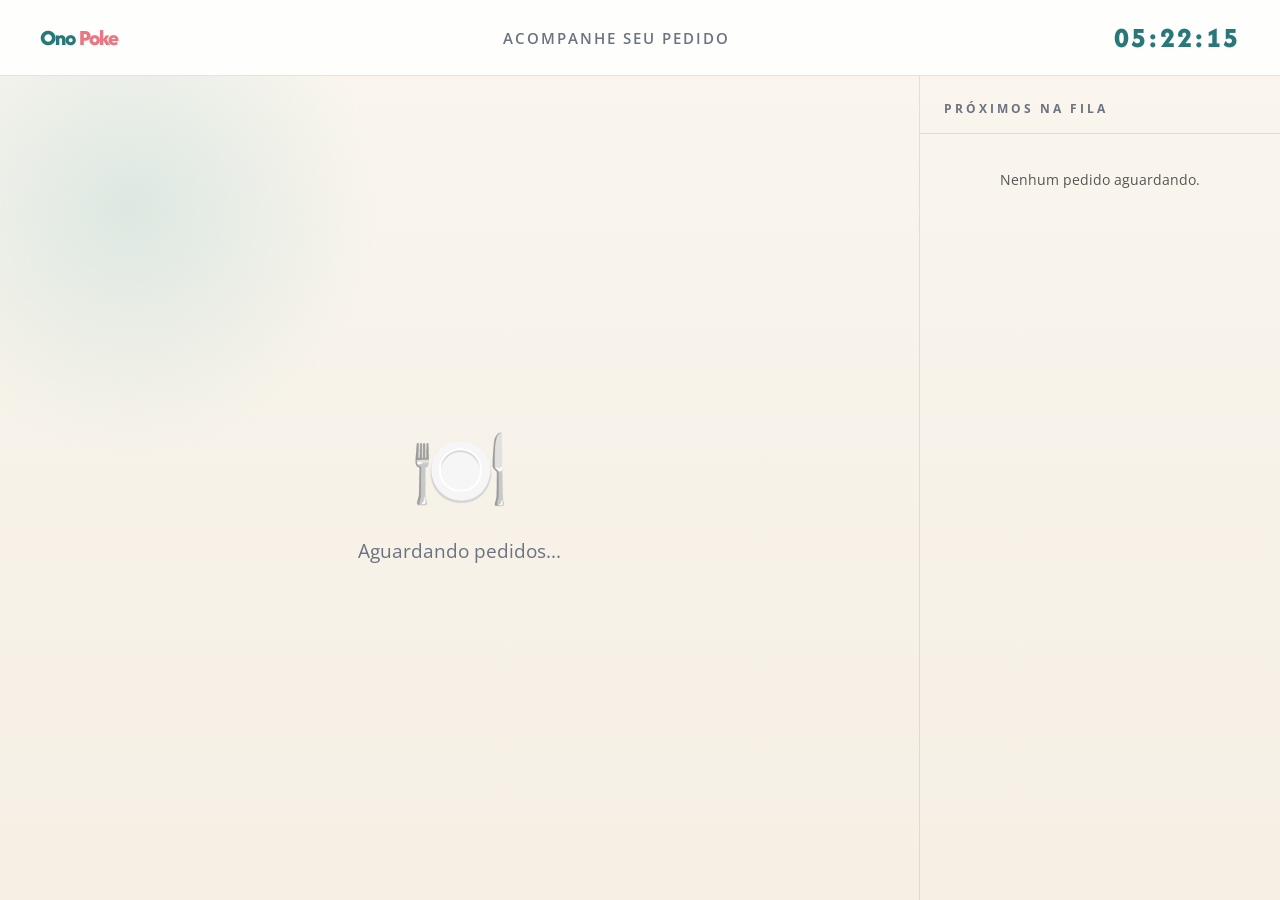
<file: painel-tv.html>
<!DOCTYPE html>
<html lang="pt-BR">
<head>
<meta charset="UTF-8">
<meta name="viewport" content="width=device-width, initial-scale=1.0">
<title>Ono Poke | Painel de Pedidos</title>
<style>
  @import url('https://fonts.googleapis.com/css2?family=Afacad+Flux:wght@400;500;600;700;800&family=Open+Sans:wght@400;500;600;700;800&display=swap');

  *, *::before, *::after { box-sizing: border-box; margin: 0; padding: 0; }

  :root {
    --bg: #f5efe4;
    --surface: #ffffff;
    --surface-soft: #fbf8f1;
    --border: rgba(49, 158, 169, 0.2);
    --text: #28787a;
    --muted: #6b7280;
    --primary: #319ea9;
    --primary-strong: #28787a;
    --accent: #e97680;
    --line: rgba(49, 158, 169, 0.2);
    --green: #319ea9;
  }

  body {
    background: linear-gradient(180deg, #faf6ee 0%, #f5efe4 100%);
    color: var(--text);
    font-family: 'Open Sans', sans-serif;
    height: 100vh;
    display: grid;
    grid-template-rows: auto 1fr;
    overflow: hidden;
  }

  header {
    display: flex;
    align-items: center;
    justify-content: space-between;
    padding: 18px 40px;
    background: rgba(255, 255, 255, 0.88);
    border-bottom: 1px solid var(--line);
  }

  .logo {
    font-family: 'Afacad Flux', 'Open Sans', sans-serif;
    font-size: 1.4rem;
    font-weight: 800;
    color: var(--primary-strong);
    letter-spacing: -1px;
  }

  .logo span { color: var(--accent); }

  .header-center {
    font-size: .95rem;
    font-weight: 600;
    color: var(--muted);
    text-transform: uppercase;
    letter-spacing: 2px;
  }

  .clock {
    font-family: 'Afacad Flux', 'Open Sans', sans-serif;
    font-size: 1.8rem;
    font-weight: 800;
    color: var(--primary-strong);
    letter-spacing: 2px;
  }

  .layout {
    display: grid;
    grid-template-columns: 1fr 360px;
    height: 100%;
    overflow: hidden;
  }

  .col-principal {
    display: flex;
    flex-direction: column;
    border-right: 1px solid var(--line);
    padding: 48px 56px;
    justify-content: center;
    position: relative;
    overflow: hidden;
  }

  .col-principal::before {
    content: '';
    position: absolute;
    top: -120px;
    left: -120px;
    width: 500px;
    height: 500px;
    background: radial-gradient(circle, rgba(49,158,169,.14) 0%, transparent 70%);
    pointer-events: none;
  }

  .label-chamada {
    font-size: .8rem;
    font-weight: 700;
    text-transform: uppercase;
    letter-spacing: 3px;
    color: var(--accent);
    margin-bottom: 16px;
  }

  .numero-pedido {
    font-family: 'Afacad Flux', 'Open Sans', sans-serif;
    font-size: clamp(5rem, 14vw, 10rem);
    font-weight: 800;
    color: var(--primary-strong);
    line-height: 1;
    margin-bottom: 12px;
    animation: pulseIn .4s ease;
  }

  .nome-cliente {
    font-size: clamp(2rem, 5vw, 3.8rem);
    font-weight: 900;
    color: var(--text);
    line-height: 1.1;
    margin-bottom: 32px;
    animation: slideUp .4s ease;
  }

  .divider {
    width: 60px;
    height: 3px;
    background: linear-gradient(90deg, var(--primary-strong), var(--accent));
    border-radius: 999px;
    margin-bottom: 32px;
  }

  .itens-destaque {
    display: flex;
    flex-direction: column;
    gap: 12px;
    animation: slideUp .45s ease;
  }

  .item-destaque {
    display: flex;
    align-items: center;
    gap: 16px;
    font-size: clamp(1rem, 2.5vw, 1.35rem);
    font-weight: 600;
    color: var(--text);
  }

  .item-destaque .qty {
    font-family: 'Afacad Flux', 'Open Sans', sans-serif;
    font-size: .9em;
    color: var(--primary-strong);
    background: rgba(49,158,169,.12);
    border-radius: 6px;
    padding: 2px 10px;
    min-width: 46px;
    text-align: center;
  }

  .badge-origem-tv {
    display: inline-flex;
    align-items: center;
    gap: 6px;
    font-size: .8rem;
    font-weight: 700;
    text-transform: uppercase;
    letter-spacing: 1px;
    padding: 4px 14px;
    border-radius: 999px;
    margin-top: 28px;
    width: fit-content;
  }

  .badge-origem-tv.local { background: rgba(49,158,169,.12); color: var(--primary-strong); border: 1px solid rgba(49,158,169,.25); }
  .badge-origem-tv.online { background: rgba(233,118,128,.12); color: var(--accent); border: 1px solid rgba(233,118,128,.25); }

  .empty-state {
    text-align: center;
    color: var(--muted);
  }

  .empty-state .icon-big { font-size: 5rem; margin-bottom: 16px; }
  .empty-state p { font-size: 1.2rem; }

  .col-proximos {
    display: flex;
    flex-direction: column;
    overflow: hidden;
  }

  .col-proximos-header {
    padding: 24px 24px 16px;
    border-bottom: 1px solid var(--line);
    flex-shrink: 0;
  }

  .col-proximos-header h2 {
    font-size: .75rem;
    font-weight: 700;
    text-transform: uppercase;
    letter-spacing: 3px;
    color: var(--muted);
  }

  .proximos-lista {
    flex: 1;
    overflow-y: auto;
    padding: 12px 0;
    scrollbar-width: none;
  }

  .proximos-lista::-webkit-scrollbar { display: none; }

  .proximo-item {
    display: flex;
    align-items: center;
    gap: 16px;
    padding: 14px 24px;
    border-bottom: 1px solid var(--border);
    animation: fadeIn .3s ease;
  }

  .proximo-item:last-child { border-bottom: none; }

  .proximo-num {
    font-family: 'Afacad Flux', 'Open Sans', sans-serif;
    font-size: 1.1rem;
    font-weight: 800;
    color: var(--primary-strong);
    min-width: 52px;
  }

  .proximo-info { flex: 1; }

  .proximo-nome {
    font-size: .95rem;
    font-weight: 700;
    color: var(--text);
    margin-bottom: 3px;
  }

  .proximo-itens {
    font-size: .75rem;
    color: var(--muted);
    white-space: nowrap;
    overflow: hidden;
    text-overflow: ellipsis;
    max-width: 180px;
  }

  .proximo-status {
    font-size: .65rem;
    font-weight: 700;
    text-transform: uppercase;
    letter-spacing: .5px;
    padding: 3px 10px;
    border-radius: 999px;
  }

  .proximo-status.aguardando { background: rgba(233,118,128,.12); color: var(--accent); }
  .proximo-status.preparo { background: rgba(49,158,169,.12); color: var(--primary-strong); }

  .pronto-banner {
    display: none;
    position: fixed;
    bottom: 0;
    left: 0;
    right: 0;
    background: linear-gradient(135deg, var(--primary), var(--primary-strong));
    color: #fff;
    text-align: center;
    padding: 20px;
    font-size: 1.6rem;
    font-weight: 900;
    letter-spacing: 1px;
    animation: slideUp .3s ease;
    z-index: 50;
  }

  .pronto-banner.show { display: block; }

  @keyframes pulseIn {
    from { opacity: 0; transform: scale(.92); }
    to { opacity: 1; transform: scale(1); }
  }

  @keyframes slideUp {
    from { opacity: 0; transform: translateY(16px); }
    to { opacity: 1; transform: translateY(0); }
  }

  @keyframes fadeIn {
    from { opacity: 0; }
    to { opacity: 1; }
  }
</style>
</head>
<body>
<header>
  <div class="logo">Ono <span>Poke</span></div>
  <div class="header-center">Acompanhe seu pedido</div>
  <div class="clock" id="clock">--:--:--</div>
</header>

<div class="layout">
  <div class="col-principal" id="col-principal">
    <div class="empty-state">
      <div class="icon-big">🍽️</div>
      <p>Aguardando pedidos...</p>
    </div>
  </div>

  <div class="col-proximos">
    <div class="col-proximos-header">
      <h2>Próximos na fila</h2>
    </div>
    <div class="proximos-lista" id="proximos-lista"></div>
  </div>
</div>

<div class="pronto-banner" id="pronto-banner">✅ &nbsp; Pedido pronto! Retire no balcão.</div>

<script>
const KDS_STORAGE_KEY = 'onopoke_kds_orders';

function atualizarRelogio() {
  document.getElementById('clock').textContent = new Date().toLocaleTimeString('pt-BR');
}

setInterval(atualizarRelogio, 1000);
atualizarRelogio();

function normalizeStatus(statusRaw) {
  const status = String(statusRaw || '')
    .toLowerCase()
    .normalize('NFD')
    .replace(/[\u0300-\u036f]/g, '');

  if (status.includes('cancel')) return 'cancelado';
  if (status.includes('pronto')) return 'pronto';
  if (status.includes('producao') || status.includes('preparo')) return 'preparo';
  if (status.includes('novo') || status.includes('confirmado') || status.includes('aguardando')) return 'aguardando';
  return 'aguardando';
}

function getPedidos() {
  const raw = localStorage.getItem(KDS_STORAGE_KEY);
  const parsed = JSON.parse(raw || '[]');

  if (!Array.isArray(parsed)) return [];

  return parsed
    .map((p) => ({
      id: p.id,
      cliente: p.cliente || 'Cliente',
      origem: p.origem === 'local' ? 'local' : 'online',
      status: normalizeStatus(p.status),
      itens: Array.isArray(p.itens) ? p.itens : [],
      updatedAt: p.updatedAt || 0
    }))
    .filter((p) => p.status !== 'cancelado');
}

function formatOrderNumber(id) {
  if (typeof id === 'number') return `#${String(id).padStart(3, '0')}`;
  const text = String(id || '').trim();
  if (!text) return '#---';
  return text.startsWith('#') ? text : `#${text}`;
}

let ultimoProntoId = null;

function render() {
  const pedidos = getPedidos();

  const prontos = pedidos.filter((p) => p.status === 'pronto');
  const emPreparo = pedidos.filter((p) => p.status === 'preparo');
  const aguardando = pedidos.filter((p) => p.status === 'aguardando');

  const fila = pedidos.filter((p) => p.status !== 'pronto');
  const destaque = prontos[0] || emPreparo[0] || aguardando[0] || null;

  if (prontos.length > 0 && prontos[0].id !== ultimoProntoId) {
    ultimoProntoId = prontos[0].id;
    mostrarBannerPronto();
  }

  renderPrincipal(destaque);
  renderProximos(fila, destaque);
}

function renderPrincipal(pedido) {
  const col = document.getElementById('col-principal');

  if (!pedido) {
    col.innerHTML = `
      <div class="empty-state">
        <div class="icon-big">🍽️</div>
        <p>Aguardando pedidos...</p>
      </div>`;
    return;
  }

  const statusLabel = {
    aguardando: '⏳ Aguardando',
    preparo: '🔥 Em preparo',
    pronto: '✅ Pronto!'
  };

  const itensHTML = pedido.itens
    .map((item) => {
      const nome = item.nome || 'Item';
      const qty = item.qty || 1;
      return `
        <div class="item-destaque">
          <span class="qty">${qty}x</span>
          <span>${nome}</span>
        </div>`;
    })
    .join('');

  col.innerHTML = `
    <div class="label-chamada">${statusLabel[pedido.status] || ''}</div>
    <div class="numero-pedido">${formatOrderNumber(pedido.id)}</div>
    <div class="nome-cliente">${pedido.cliente}</div>
    <div class="divider"></div>
    <div class="itens-destaque">${itensHTML || '<div class="item-destaque"><span>Sem itens</span></div>'}</div>
    <div class="badge-origem-tv ${pedido.origem}">
      ${pedido.origem === 'online' ? '🌐 Pedido online' : '🏠 Pedido presencial'}
    </div>`;
}

function renderProximos(fila, destaque) {
  const lista = document.getElementById('proximos-lista');
  const proximos = fila.filter((p) => p.id !== (destaque && destaque.id)).slice(0, 12);

  if (proximos.length === 0) {
    lista.innerHTML = '<div style="padding:24px;color:#555;font-size:.85rem;text-align:center;">Nenhum pedido aguardando.</div>';
    return;
  }

  const statusLabel = {
    aguardando: 'Aguardando',
    preparo: 'Em preparo'
  };

  lista.innerHTML = proximos
    .map((p) => {
      const itensResumo = p.itens
        .map((i) => `${i.qty || 1}x ${i.nome || 'Item'}`)
        .join(' · ');

      return `
        <div class="proximo-item">
          <div class="proximo-num">${formatOrderNumber(p.id)}</div>
          <div class="proximo-info">
            <div class="proximo-nome">${p.cliente}</div>
            <div class="proximo-itens">${itensResumo || 'Sem itens'}</div>
          </div>
          <div class="proximo-status ${p.status}">${statusLabel[p.status] || p.status}</div>
        </div>`;
    })
    .join('');
}

function mostrarBannerPronto() {
  const banner = document.getElementById('pronto-banner');
  banner.classList.add('show');
  setTimeout(() => banner.classList.remove('show'), 4000);
}

render();
setInterval(render, 2000);
</script>
</body>
</html>
</file>
<file: style.css>
:root {
  --bg: #F5EFE4;
  --surface: #FFFFFF;
  --border: #319EA9;

  --primary: #319EA9;
  --secondary: #28787A;
  --accent: #E97680;

  --text: #28787A;
  --muted: #6B7280;
  --soft: #E4DFCF;

  --surface-strong: #ffffff;
  --surface-soft: #fbf8f1;
  --line: rgba(49, 158, 169, 0.2);
  --line-strong: rgba(49, 158, 169, 0.3);
  --primary-strong: #28787A;
  --accent-soft: rgba(233, 118, 128, 0.2);
  --shadow: 0 10px 28px rgba(40, 120, 122, 0.08);
  --shadow-soft: 0 6px 18px rgba(40, 120, 122, 0.06);
  --radius-xl: 28px;
  --radius-lg: 24px;
  --radius-md: 18px;
  --radius-sm: 14px;
  --container: 1180px;
  --transition: 260ms ease;
  --font-display: "Aloha Vibes", "Afacad Flux", "Open Sans", sans-serif;
  --font-text: "Open Sans", "Afacad Flux", sans-serif;
}

* {
  box-sizing: border-box;
}

html {
  scroll-behavior: smooth;
}

body {
  margin: 0;
  font-family: var(--font-text);
  color: var(--text);
  background: linear-gradient(180deg, #faf6ee 0%, #f5efe4 100%);
  min-height: 100vh;
}

img {
  max-width: 100%;
  display: block;
}

a {
  color: inherit;
  text-decoration: none;
}

button,
input,
textarea,
select {
  font: inherit;
}

button {
  border: 0;
  cursor: pointer;
}

textarea,
input,
select {
  border: 1px solid var(--line);
  border-radius: var(--radius-sm);
  padding: 0.95rem 1rem;
  background: rgba(255, 255, 255, 0.88);
  color: var(--text);
  outline: none;
  transition: border-color var(--transition), box-shadow var(--transition), transform var(--transition);
}

textarea:focus,
input:focus,
select:focus {
  border-color: var(--primary);
  box-shadow: 0 0 0 4px rgba(49, 158, 169, 0.14);
}

.container {
  width: min(calc(100% - 2rem), var(--container));
  margin: 0 auto;
}

.page-glow {
  position: fixed;
  width: 360px;
  height: 360px;
  border-radius: 50%;
  pointer-events: none;
  filter: blur(42px);
  opacity: 0.22;
  z-index: 0;
}

.page-glow-left {
  top: 8%;
  left: -140px;
  background: rgba(49, 158, 169, 0.26);
}

.page-glow-right {
  right: -140px;
  bottom: 10%;
  background: rgba(233, 118, 128, 0.2);
}

.site-header,
main,
.site-footer {
  position: relative;
  z-index: 1;
}

.site-header {
  position: sticky;
  top: 0;
  z-index: 50;
  backdrop-filter: blur(8px);
  background: rgba(250, 246, 238, 0.9);
  border-bottom: 1px solid rgba(49, 158, 169, 0.15);
}

.header-inner {
  display: grid;
  grid-template-columns: auto 1fr auto;
  align-items: center;
  gap: 1.25rem;
  min-height: 84px;
}

.brand {
  display: inline-flex;
  align-items: center;
  gap: 0.9rem;
}

.brand-mark {
  width: 52px;
  height: 52px;
  display: grid;
  place-items: center;
  border-radius: 18px;
  background: linear-gradient(145deg, rgba(49, 158, 169, 0.22), rgba(255, 255, 255, 0.98));
  box-shadow: var(--shadow-soft);
  color: var(--primary);
}

.brand-copy {
  display: grid;
}

.brand-copy strong,
.section-heading h2,
.hero-copy h1,
.product-info-panel h2,
.confirmation-card h2,
.admin-card h3,
.summary-panel h3,
.checkout-form h2 {
  font-family: var(--font-display);
  letter-spacing: 0.02em;
}

.brand-copy strong {
  font-size: 1.5rem;
  font-weight: 700;
}

.brand-copy small {
  color: var(--muted);
  font-size: 0.82rem;
}

.main-nav {
  display: flex;
  justify-content: center;
  gap: 1rem;
  flex-wrap: wrap;
}

.main-nav a,
.footer-grid a,
.cart-pill {
  transition: color var(--transition), transform var(--transition), background-color var(--transition);
}

.main-nav a {
  padding: 0.7rem 1rem;
  border-radius: 999px;
  color: var(--muted);
  font-weight: 600;
}

.main-nav a:hover,
.main-nav a.is-current,
.footer-grid a:hover {
  color: var(--text);
  background: rgba(49, 158, 169, 0.16);
}

.menu-toggle {
  display: none;
  width: 48px;
  height: 48px;
  border-radius: 16px;
  background: rgba(255, 255, 255, 0.8);
  box-shadow: var(--shadow-soft);
  align-items: center;
  justify-content: center;
  flex-direction: column;
  gap: 5px;
}

.menu-toggle span {
  width: 20px;
  height: 2px;
  border-radius: 999px;
  background: var(--text);
}

.cart-pill {
  display: inline-flex;
  align-items: center;
  gap: 0.65rem;
  padding: 0.8rem 1rem;
  border-radius: 999px;
  background: linear-gradient(135deg, rgba(255, 255, 255, 0.94), rgba(248, 236, 230, 0.92));
  box-shadow: var(--shadow-soft);
  color: var(--text);
}

.cart-pill strong {
  min-width: 28px;
  height: 28px;
  display: inline-grid;
  place-items: center;
  border-radius: 50%;
  background: var(--accent);
  color: #fff;
}

main {
  padding: 2rem 0 5rem;
}

.view {
  display: none;
  animation: fadeUp 540ms ease;
}

.view.is-active {
  display: block;
}

.hero-grid,
.product-layout,
.cart-layout,
.checkout-layout {
  display: grid;
  gap: 1.8rem;
}

.hero-grid {
  grid-template-columns: 1.08fr 0.92fr;
  align-items: center;
  padding-top: 2.2rem;
}

.hero-copy h1 {
  margin: 0.7rem 0 1rem;
  font-size: clamp(3.2rem, 7vw, 5.3rem);
  line-height: 0.92;
}

.hero-copy p,
.section-heading p,
.feature-card p,
.product-card p,
.testimonial-card p,
.confirmation-card p,
.admin-card p {
  color: var(--muted);
  line-height: 1.75;
}

.eyebrow {
  display: inline-flex;
  align-items: center;
  gap: 0.45rem;
  padding: 0.35rem 0.8rem;
  border-radius: 999px;
  background: rgba(255, 255, 255, 0.62);
  border: 1px solid rgba(49, 158, 169, 0.2);
  box-shadow: inset 0 1px 0 rgba(255, 255, 255, 0.55);
  text-transform: uppercase;
  letter-spacing: 0.16em;
  font-size: 0.71rem;
  font-weight: 800;
  color: var(--secondary);
}

.hero-actions,
.detail-actions,
.confirmation-actions,
.social-row {
  display: flex;
  gap: 1rem;
  flex-wrap: wrap;
}

.btn {
  padding: 0.95rem 1.35rem;
  border-radius: 999px;
  font-weight: 700;
  display: inline-flex;
  justify-content: center;
  align-items: center;
  gap: 0.6rem;
  transition: transform var(--transition), box-shadow var(--transition), background-color var(--transition), color var(--transition);
}

.btn:hover {
  transform: translateY(-1px);
}

.btn-primary {
  color: #fff;
  background: linear-gradient(135deg, var(--primary), #2f8f98);
  box-shadow: 0 8px 18px rgba(40, 120, 122, 0.2);
}

.btn-secondary {
  background: rgba(255, 255, 255, 0.84);
  color: var(--text);
  border: 1px solid rgba(49, 158, 169, 0.2);
  box-shadow: var(--shadow-soft);
}

.btn-block {
  width: 100%;
}

.hero-badges,
.product-meta,
.summary-line,
.admin-card-head,
.stats-bar-row,
.order-item-head,
.cart-row-total {
  display: flex;
  justify-content: space-between;
  gap: 1rem;
}

.hero-badges {
  margin-top: 2rem;
  flex-wrap: wrap;
}

.badge-card,
.feature-card,
.testimonial-card,
.metric-card,
.admin-card,
.summary-panel,
.toolbar-card,
.product-card,
.cart-item,
.confirmation-card,
.product-gallery-panel,
.product-info-panel,
.section-shell {
  background: var(--surface);
  border: 1px solid var(--line);
  box-shadow: var(--shadow);
  backdrop-filter: none;
}

.badge-card,
.feature-card,
.testimonial-card,
.metric-card,
.summary-panel,
.toolbar-card,
.product-card,
.cart-item,
.confirmation-card,
.product-gallery-panel,
.product-info-panel,
.section-shell,
.admin-card {
  border-radius: var(--radius-xl);
}

.badge-card {
  display: flex;
  align-items: center;
  gap: 0.85rem;
  padding: 1rem 1.1rem;
  min-width: 0;
}

.badge-card > div {
  min-width: 0;
}

.badge-card i,
.feature-card i,
.metric-card i,
.success-mark {
  width: 48px;
  height: 48px;
  display: grid;
  place-items: center;
  border-radius: 16px;
  background: var(--accent-soft);
  color: var(--accent);
}

.badge-emoji {
  min-width: 48px;
  height: 48px;
  display: inline-grid;
  place-items: center;
  border-radius: 16px;
  background: var(--accent-soft);
  font-size: 1.2rem;
  line-height: 1;
  padding: 0 0.5rem;
  white-space: nowrap;
  flex: 0 0 auto;
}

.hero-visual {
  position: relative;
  min-height: 560px;
  display: grid;
  place-items: center;
}

.hero-card-main {
  position: absolute;
  top: 1.4rem;
  left: 0.3rem;
  width: min(320px, 55vw);
  padding: 3.3rem;
  z-index: 2;
}

.hero-card-main h2 {
  margin: 0.6rem 0 0.5rem;
  font-size: 1.85rem;
  line-height: 1.2;
}

.hero-card-label,
.product-tag {
  color: var(--accent);
  font-weight: 800;
  text-transform: uppercase;
  letter-spacing: 0.14em;
  font-size: 0.74rem;
}

.hero-price,
.product-price,
.summary-line strong,
.metric-card strong,
.confirmation-number strong {
  font-size: 1.3rem;
  font-weight: 800;
}

.hero-photo-frame {
  width: min(500px, 88%);
  aspect-ratio: 0.88;
  padding: 1.1rem;
  border-radius: 34px;
  background: #ffffff;
  border: 1px solid var(--line);
  box-shadow: var(--shadow);
}

.hero-photo,
.product-image,
.product-gallery-main,
.thumb-image {
  width: 100%;
  height: 100%;
  border-radius: 32px;
  background-size: cover;
  background-position: center;
}

.hero-photo {
  position: relative;
  overflow: hidden;
  background:
    radial-gradient(circle at 20% 25%, rgba(233, 118, 128, 0.18), transparent 40%),
    radial-gradient(circle at 78% 72%, rgba(49, 158, 169, 0.24), transparent 42%),
    linear-gradient(145deg, #ffffff 0%, #f3f8f7 55%, #eef4ef 100%);
  border: 1px solid rgba(49, 158, 169, 0.18);
}

.hero-photo::before,
.hero-photo::after {
  display: none;
}

.floating-note {
  position: absolute;
  max-width: 230px;
  padding: 1.3rem 1.4rem;
  border-radius: var(--radius-lg);
  background: #ffffff;
  border: 1px solid var(--line);
  box-shadow: var(--shadow-soft);
  text-align: left;
}

.floating-note strong,
.metric-card strong,
.product-card h3,
.section-heading h2,
.summary-panel h3,
.admin-card h3,
.checkout-form h3 {
  display: block;
  margin-bottom: 0.35rem;
}

.floating-note span,
.metric-card span,
.product-card .product-copy span,
.order-item span,
.summary-panel label,
.admin-card-head span,
.confirmation-number span,
.product-meta span,
.stats-bar-row span {
  color: var(--muted);
  font-size: 0.92rem;
}

.floating-note-top {
  right: 0.5rem;
  top: 16%;
}

.floating-note-bottom {
  left: 1rem;
  bottom: 8%;
}

.section-shell {
  margin-top: 2.4rem;
  padding: 2.2rem;
}

.section-heading {
  text-align: center;
  max-width: 760px;
  margin: 0 auto 1.6rem;
}

.section-heading h2,
.product-info-panel h2,
.confirmation-card h2,
.checkout-form h2,
#adminTitle {
  margin: 0.55rem 0 0.8rem;
  font-size: clamp(2.3rem, 4vw, 3.3rem);
  line-height: 0.95;
}

.split-heading,
.left-heading {
  text-align: left;
  max-width: none;
}

.split-heading {
  display: flex;
  justify-content: space-between;
  gap: 1.2rem;
  align-items: end;
}

.split-heading p {
  max-width: 480px;
}

.product-grid,
.feature-grid,
.testimonial-grid,
.admin-metrics {
  display: grid;
  gap: 1.2rem;
}

.product-grid {
  grid-template-columns: repeat(3, minmax(0, 1fr));
}

.compact-grid {
  grid-template-columns: repeat(4, minmax(0, 1fr));
}

.feature-grid {
  grid-template-columns: repeat(4, minmax(0, 1fr));
}

.testimonial-grid {
  grid-template-columns: repeat(3, minmax(0, 1fr));
}

.product-card {
  overflow: hidden;
}

.product-image-wrap {
  position: relative;
  aspect-ratio: 1 / 1.05;
  overflow: hidden;
}

.product-image {
  transition: transform 400ms ease;
}

.product-card:hover .product-image {
  transform: scale(1.02);
}

.product-card-content {
  padding: 1.2rem;
  display: grid;
  gap: 0.85rem;
}

.product-card h3 {
  margin: 0;
  font-size: 1.6rem;
}

.product-copy {
  display: grid;
  gap: 0.3rem;
}

.product-card-footer,
.cart-item-footer,
.thumb-meta {
  display: flex;
  justify-content: space-between;
  align-items: center;
  gap: 1rem;
}

.product-card-footer {
  padding-top: 0.3rem;
}

.product-price {
  color: var(--text);
}

.icon-button {
  width: 42px;
  height: 42px;
  display: inline-grid;
  place-items: center;
  border-radius: 14px;
  background: rgba(233, 118, 128, 0.18);
  color: var(--text);
}

.feature-card,
.testimonial-card,
.metric-card {
  padding: 1.4rem;
}

.testimonial-card .stars {
  color: var(--accent);
  display: flex;
  gap: 0.25rem;
  margin-bottom: 0.7rem;
}

.testimonial-card footer {
  display: flex;
  justify-content: space-between;
  align-items: center;
  gap: 1rem;
  margin-top: 1rem;
}

.testimonial-card strong {
  font-size: 1rem;
}

.toolbar-card {
  padding: 1rem;
  display: grid;
  gap: 1rem;
  margin-bottom: 1.4rem;
}

.search-field {
  display: flex;
  align-items: center;
  gap: 0.8rem;
  padding: 0.2rem 1rem;
  border-radius: 999px;
  background: rgba(255, 255, 255, 0.8);
  border: 1px solid rgba(173, 132, 94, 0.12);
}

.search-field input {
  border: 0;
  background: transparent;
  box-shadow: none;
  padding-inline: 0;
  width: 100%;
}

.category-chips,
.size-options,
.addon-list,
.pill-options,
.product-thumb-row {
  display: flex;
  gap: 0.8rem;
  flex-wrap: wrap;
}

.chip,
.size-chip,
.addon-chip,
.pill-option {
  position: relative;
  display: inline-flex;
  align-items: center;
  gap: 0.45rem;
  padding: 0.8rem 1rem;
  border-radius: 999px;
  border: 1px solid rgba(173, 132, 94, 0.12);
  background: rgba(255, 255, 255, 0.8);
  color: var(--muted);
  font-weight: 700;
  cursor: pointer;
  transition: var(--transition);
}

.chip.active,
.size-chip.active,
.addon-chip.active,
.pill-option.active {
  background: linear-gradient(135deg, rgba(49, 158, 169, 0.2), rgba(255, 255, 255, 0.95));
  color: var(--text);
  border-color: rgba(49, 158, 169, 0.32);
  box-shadow: var(--shadow-soft);
}

.pill-option input,
.addon-chip input,
.size-chip input {
  position: absolute;
  opacity: 0;
  pointer-events: none;
}

.product-layout {
  grid-template-columns: 1.02fr 0.98fr;
  align-items: start;
}

.product-gallery-panel,
.product-info-panel {
  padding: 1.4rem;
}

.product-gallery-main {
  aspect-ratio: 1 / 0.92;
  margin-bottom: 1rem;
}

.product-thumb-row {
  display: grid;
  grid-template-columns: repeat(4, minmax(0, 1fr));
}

.thumb-button {
  padding: 0.35rem;
  border-radius: 20px;
  background: rgba(255, 255, 255, 0.72);
  border: 1px solid transparent;
}

.thumb-button.active {
  border-color: rgba(216, 154, 168, 0.4);
  box-shadow: var(--shadow-soft);
}

.thumb-image {
  aspect-ratio: 1 / 1;
}

.product-info-panel {
  display: grid;
  gap: 1rem;
}

.product-meta {
  padding: 1rem 0;
  border-top: 1px solid var(--line);
  border-bottom: 1px solid var(--line);
}

.option-group h3 {
  margin: 0 0 0.8rem;
  font-size: 1.05rem;
}

.addon-list,
.size-options {
  gap: 0.7rem;
}

.cart-layout,
.checkout-layout {
  grid-template-columns: 1.08fr 0.92fr;
  align-items: start;
}

.cart-items-panel,
.checkout-form {
  display: grid;
  gap: 1rem;
}

.cart-item {
  padding: 1.1rem;
  display: grid;
  grid-template-columns: 120px 1fr;
  gap: 1rem;
}

.cart-item-image {
  aspect-ratio: 1 / 1;
  border-radius: 24px;
  background-size: cover;
  background-position: center;
}

.cart-item h3,
.order-item strong {
  margin: 0;
}

.quantity-controls {
  display: inline-flex;
  align-items: center;
  gap: 0.8rem;
  padding: 0.5rem 0.8rem;
  border-radius: 999px;
  background: rgba(255, 255, 255, 0.82);
}

.quantity-controls button {
  width: 30px;
  height: 30px;
  border-radius: 50%;
  background: rgba(49, 158, 169, 0.2);
}

.summary-panel {
  padding: 1.6rem;
  display: grid;
  gap: 1rem;
}

.total-line {
  padding-top: 0.6rem;
  border-top: 1px solid var(--line);
}

.form-grid {
  display: grid;
  grid-template-columns: repeat(2, minmax(0, 1fr));
  gap: 1rem;
}

.form-grid label,
.admin-form label {
  display: grid;
  gap: 0.55rem;
  font-weight: 700;
}

.span-2 {
  grid-column: span 2;
}

.form-block {
  display: grid;
  gap: 0.8rem;
}

.summary-sticky {
  position: sticky;
  top: 112px;
}

.checkout-summary-item,
.order-item {
  padding: 0.95rem 0;
  border-bottom: 1px solid var(--line);
}

.checkout-summary-item:last-child,
.order-item:last-child {
  border-bottom: 0;
}

.confirmation-wrap {
  display: grid;
  place-items: center;
  min-height: 70vh;
}

.confirmation-card {
  max-width: 700px;
  padding: 2.4rem;
  text-align: center;
}

.success-mark {
  width: 72px;
  height: 72px;
  margin: 0 auto 1.2rem;
  border-radius: 24px;
  font-size: 1.4rem;
}

.confirmation-number {
  margin: 1.5rem 0;
  padding: 1rem;
  border-radius: var(--radius-lg);
  background: rgba(255, 255, 255, 0.72);
}

.admin-metrics {
  grid-template-columns: repeat(4, minmax(0, 1fr));
  margin-bottom: 1.4rem;
}

.metric-card {
  display: grid;
  gap: 0.6rem;
}

.admin-grid {
  display: grid;
  grid-template-columns: 1.1fr 0.9fr;
  gap: 1.2rem;
}

.admin-card {
  padding: 1.5rem;
}

.admin-card-wide {
  grid-column: 1 / -1;
}

.orders-list,
.admin-form,
.stats-bars {
  display: grid;
  gap: 1rem;
}

.admin-order-card {
  display: grid;
  gap: 0.9rem;
  padding: 1rem 0;
  border-bottom: 1px solid var(--line);
}

.admin-order-card:last-child {
  border-bottom: 0;
  padding-bottom: 0;
}

.admin-order-card.active {
  background: rgba(255, 255, 255, 0.5);
  margin: 0 -0.35rem;
  padding: 1rem 0.35rem;
  border-radius: 18px;
}

.admin-order-details {
  display: flex;
  justify-content: space-between;
  gap: 1rem;
  align-items: center;
}

.admin-order-details span {
  color: var(--muted);
  line-height: 1.5;
}

.admin-order-meta,
.tracking-summary {
  display: grid;
  grid-template-columns: repeat(2, minmax(0, 1fr));
  gap: 0.75rem 1rem;
}

.admin-order-meta span,
.tracking-summary span,
.tracking-step small {
  color: var(--muted);
  font-size: 0.88rem;
}

.admin-order-meta span {
  display: inline-flex;
  align-items: center;
  gap: 0.45rem;
}

.order-progress {
  height: 8px;
  border-radius: 999px;
  background: rgba(173, 132, 94, 0.1);
  overflow: hidden;
}

.order-progress span {
  display: block;
  height: 100%;
  border-radius: inherit;
  background: linear-gradient(90deg, var(--primary-strong), var(--accent));
}

.order-action-row {
  display: flex;
  gap: 0.75rem;
  flex-wrap: wrap;
}

.btn-small {
  padding: 0.72rem 1rem;
  font-size: 0.92rem;
}

.tracking-panel {
  display: grid;
  gap: 1rem;
}

.tracking-header {
  display: flex;
  justify-content: space-between;
  gap: 1rem;
  align-items: flex-start;
}

.tracking-header h3 {
  margin: 0.35rem 0 0;
  font-size: 1.9rem;
}

.tracking-order-number {
  font-size: 1.85rem;
  font-weight: 800;
  letter-spacing: 0.08em;
  color: var(--text);
}

.tracking-timeline {
  display: grid;
  gap: 0.9rem;
}

.tracking-step {
  display: grid;
  grid-template-columns: 16px 1fr;
  gap: 0.8rem;
  align-items: start;
}

.tracking-step span {
  width: 16px;
  height: 16px;
  margin-top: 0.2rem;
  border-radius: 50%;
  background: rgba(49, 158, 169, 0.2);
  box-shadow: inset 0 0 0 4px rgba(255, 255, 255, 0.8);
}

.tracking-step.done span,
.tracking-step.current span {
  background: linear-gradient(135deg, var(--primary-strong), var(--accent));
}

.tracking-step strong {
  display: block;
  margin-bottom: 0.1rem;
}

.tracking-note {
  padding: 1rem 1.05rem;
  border-radius: var(--radius-lg);
  background: rgba(255, 255, 255, 0.76);
  border: 1px solid var(--line);
  color: var(--muted);
}

.tracking-note.ready {
  background: rgba(156, 217, 203, 0.18);
  border-color: rgba(88, 184, 166, 0.22);
  color: var(--text);
}

.status-novo-pedido,
.status-confirmado,
.status-em-producao,
.status-pronto,
.status-saiu-para-entrega,
.status-entregue {
  background: rgba(49, 158, 169, 0.16);
}

.status-pronto {
  background: rgba(49, 158, 169, 0.26);
}

.status-saiu-para-entrega,
.status-entregue {
  background: rgba(233, 118, 128, 0.18);
}

.order-item-head {
  align-items: center;
}

.order-status {
  padding: 0.42rem 0.75rem;
  border-radius: 999px;
  background: rgba(49, 158, 169, 0.18);
  color: var(--text);
  font-size: 0.84rem;
  font-weight: 800;
}

.stats-track {
  flex: 1;
  height: 10px;
  border-radius: 999px;
  background: rgba(173, 132, 94, 0.1);
  overflow: hidden;
}

.stats-fill {
  height: 100%;
  border-radius: 999px;
  background: linear-gradient(90deg, var(--primary-strong), var(--accent));
}

.fill-1 { width: 78%; }
.fill-2 { width: 61%; }
.fill-3 { width: 84%; }
.fill-4 { width: 43%; }

.site-footer {
  padding: 0 0 2.5rem;
}

.footer-grid {
  display: grid;
  grid-template-columns: 1.2fr 0.7fr 0.9fr 0.9fr;
  gap: 1.2rem;
  padding: 2rem;
  border-radius: var(--radius-xl);
  background: #ffffff;
  border: 1px solid var(--line);
  color: var(--text);
  box-shadow: var(--shadow);
}

.footer-grid p,
.footer-grid li,
.footer-grid a {
  color: var(--muted);
}

.footer-grid h3 {
  margin-top: 0;
  font-family: var(--font-display);
  font-size: 1.6rem;
}

.footer-grid ul {
  list-style: none;
  padding: 0;
  margin: 0;
  display: grid;
  gap: 0.7rem;
}

.footer-brand {
  margin-bottom: 1rem;
}

.social-row a {
  width: 42px;
  height: 42px;
  display: inline-grid;
  place-items: center;
  border-radius: 14px;
  background: rgba(49, 158, 169, 0.1);
}

.empty-state {
  padding: 2rem;
  text-align: center;
  border-radius: var(--radius-xl);
  border: 1px dashed var(--line-strong);
  color: var(--muted);
}

.tv-shell {
  padding: 0;
  border: 0;
  box-shadow: none;
  background: transparent;
}

.tv-board {
  background: linear-gradient(180deg, var(--surface-soft) 0%, #f8f2e7 100%);
  color: var(--text);
  border: 1px solid var(--line);
  border-radius: var(--radius-xl);
  overflow: hidden;
  min-height: 78vh;
}

.tv-header {
  display: flex;
  align-items: center;
  justify-content: space-between;
  padding: 18px 32px;
  background: rgba(255, 255, 255, 0.86);
  border-bottom: 1px solid var(--line);
}

.tv-logo {
  font-family: var(--font-display);
  font-size: 1.45rem;
  font-weight: 800;
  color: var(--primary-strong);
  letter-spacing: -0.02em;
}

.tv-logo span {
  color: var(--accent);
}

.tv-header-center {
  font-size: 0.9rem;
  font-weight: 700;
  color: var(--muted);
  text-transform: uppercase;
  letter-spacing: 0.18em;
}

.tv-clock {
  font-family: var(--font-display);
  font-size: 1.7rem;
  font-weight: 800;
  color: var(--primary-strong);
  letter-spacing: 0.08em;
}

.tv-layout {
  display: grid;
  grid-template-columns: 1fr 360px;
  min-height: calc(78vh - 79px);
}

.tv-col-main {
  padding: 42px 48px;
  border-right: 1px solid var(--line);
  position: relative;
  display: flex;
  flex-direction: column;
  justify-content: center;
  overflow: hidden;
}

.tv-col-main::before {
  content: "";
  position: absolute;
  top: -120px;
  left: -120px;
  width: 460px;
  height: 460px;
  background: radial-gradient(circle, rgba(49, 158, 169, 0.12) 0%, transparent 70%);
  pointer-events: none;
}

.tv-label-call {
  font-size: 0.8rem;
  font-weight: 700;
  text-transform: uppercase;
  letter-spacing: 0.2em;
  color: var(--accent);
  margin-bottom: 14px;
}

.tv-order-number {
  font-size: clamp(4rem, 11vw, 8.2rem);
  font-weight: 900;
  color: var(--primary-strong);
  line-height: 1;
  margin-bottom: 12px;
}

.tv-customer {
  font-size: clamp(1.8rem, 4.2vw, 3.2rem);
  font-weight: 800;
  line-height: 1.1;
  margin-bottom: 24px;
}

.tv-divider {
  width: 64px;
  height: 3px;
  border-radius: 999px;
  background: linear-gradient(90deg, var(--primary-strong), var(--accent));
  margin-bottom: 24px;
}

.tv-items-highlight {
  display: grid;
  gap: 10px;
}

.tv-item-highlight {
  display: flex;
  align-items: center;
  gap: 14px;
  font-size: clamp(1rem, 1.9vw, 1.26rem);
  font-weight: 600;
}

.tv-item-highlight .qty {
  font-size: 0.92em;
  color: var(--primary-strong);
  background: rgba(49, 158, 169, 0.14);
  border: 1px solid rgba(49, 158, 169, 0.28);
  border-radius: 8px;
  padding: 2px 10px;
  min-width: 46px;
  text-align: center;
  flex: 0 0 auto;
}

.tv-origin-badge {
  display: inline-flex;
  align-items: center;
  gap: 6px;
  margin-top: 22px;
  width: fit-content;
  padding: 5px 14px;
  border-radius: 999px;
  font-size: 0.78rem;
  font-weight: 700;
  text-transform: uppercase;
  letter-spacing: 0.06em;
}

.tv-origin-badge.local {
  color: var(--primary-strong);
  border: 1px solid rgba(49, 158, 169, 0.3);
  background: rgba(49, 158, 169, 0.12);
}

.tv-origin-badge.online {
  color: var(--accent);
  border: 1px solid rgba(233, 118, 128, 0.3);
  background: rgba(233, 118, 128, 0.12);
}

.tv-empty-state {
  text-align: center;
  color: var(--muted);
}

.tv-empty-state .icon-big {
  font-size: 5rem;
  margin-bottom: 14px;
}

.tv-empty-state p {
  font-size: 1.2rem;
}

.tv-col-next {
  display: flex;
  flex-direction: column;
  overflow: hidden;
}

.tv-col-next-header {
  padding: 22px 22px 16px;
  border-bottom: 1px solid var(--line);
}

.tv-col-next-header h2 {
  margin: 0;
  font-size: 0.72rem;
  font-weight: 700;
  color: var(--muted);
  text-transform: uppercase;
  letter-spacing: 0.24em;
}

.tv-next-list {
  flex: 1;
  overflow-y: auto;
  padding: 10px 0;
  scrollbar-width: none;
}

.tv-next-list::-webkit-scrollbar {
  display: none;
}

.tv-next-item {
  display: flex;
  align-items: center;
  gap: 14px;
  padding: 14px 22px;
  border-bottom: 1px solid var(--line);
}

.tv-next-item:last-child {
  border-bottom: 0;
}

.tv-next-number {
  font-size: 1rem;
  font-weight: 800;
  color: var(--primary-strong);
  min-width: 60px;
}

.tv-next-info {
  flex: 1;
  min-width: 0;
}

.tv-next-name {
  font-size: 0.93rem;
  font-weight: 700;
  margin-bottom: 3px;
}

.tv-next-items {
  font-size: 0.75rem;
  color: var(--muted);
  white-space: nowrap;
  overflow: hidden;
  text-overflow: ellipsis;
}

.tv-next-status {
  font-size: 0.64rem;
  font-weight: 700;
  text-transform: uppercase;
  padding: 3px 9px;
  border-radius: 999px;
}

.tv-next-status.aguardando {
  background: rgba(233, 118, 128, 0.14);
  color: var(--accent);
}

.tv-next-status.preparo {
  background: rgba(49, 158, 169, 0.14);
  color: var(--primary-strong);
}

.tv-ready-banner {
  display: none;
  position: fixed;
  left: 1.5rem;
  right: 1.5rem;
  bottom: 1.5rem;
  z-index: 70;
  text-align: center;
  padding: 16px;
  border-radius: 14px;
  background: linear-gradient(135deg, var(--primary), var(--primary-strong));
  color: #ffffff;
  font-size: 1.25rem;
  font-weight: 800;
}

.tv-ready-banner.show {
  display: block;
}

.reveal {
  opacity: 0;
  transform: translateY(18px);
  animation: reveal 700ms ease forwards;
}

.reveal-delay-1 {
  animation-delay: 120ms;
}

.reveal-delay-2 {
  animation-delay: 220ms;
}

@keyframes reveal {
  to {
    opacity: 1;
    transform: translateY(0);
  }
}

@keyframes fadeUp {
  from {
    opacity: 0;
    transform: translateY(12px);
  }
  to {
    opacity: 1;
    transform: translateY(0);
  }
}

@keyframes floaty {
  0%,
  100% {
    transform: translateY(0px);
  }
  50% {
    transform: translateY(-10px);
  }
}

@media (max-width: 1080px) {
  .hero-grid,
  .product-layout,
  .cart-layout,
  .checkout-layout,
  .admin-grid,
  .footer-grid {
    grid-template-columns: 1fr;
  }

  .compact-grid,
  .feature-grid,
  .testimonial-grid,
  .product-grid,
  .admin-metrics {
    grid-template-columns: repeat(2, minmax(0, 1fr));
  }

  .hero-visual {
    min-height: 520px;
  }

  .summary-sticky {
    position: static;
  }

  .tv-layout {
    grid-template-columns: 1fr;
  }

  .tv-col-main {
    border-right: 0;
    border-bottom: 1px solid var(--line);
  }
}

@media (max-width: 780px) {
  .header-inner {
    grid-template-columns: auto 1fr auto;
  }

  .menu-toggle {
    display: inline-flex;
  }

  .main-nav {
    position: absolute;
    top: calc(100% + 0.8rem);
    left: 1rem;
    right: 1rem;
    padding: 0.9rem;
    flex-direction: column;
    align-items: stretch;
    background: rgba(255, 250, 246, 0.96);
    border-radius: 24px;
    box-shadow: var(--shadow);
    opacity: 0;
    visibility: hidden;
    transform: translateY(-6px);
    transition: var(--transition);
  }

  .main-nav.is-open {
    opacity: 1;
    visibility: visible;
    transform: translateY(0);
  }

  .main-nav a {
    text-align: center;
  }

  .cart-pill span {
    display: none;
  }

  .hero-copy h1 {
    font-size: clamp(2.7rem, 14vw, 4rem);
  }

  .section-shell,
  .summary-panel,
  .admin-card,
  .product-gallery-panel,
  .product-info-panel,
  .confirmation-card {
    padding: 1.4rem;
  }

  .split-heading {
    display: grid;
    align-items: start;
  }

  .compact-grid,
  .feature-grid,
  .testimonial-grid,
  .product-grid,
  .admin-metrics,
  .form-grid,
  .product-thumb-row {
    grid-template-columns: 1fr;
  }

  .span-2 {
    grid-column: auto;
  }

  .hero-card-main,
  .floating-note {
    position: static;
    width: 100%;
    max-width: none;
  }

  .hero-visual {
    min-height: auto;
    gap: 1rem;
  }

  .hero-photo-frame {
    width: 100%;
  }

  .cart-item {
    grid-template-columns: 1fr;
  }

  .tv-header {
    padding: 14px 18px;
    gap: 0.8rem;
  }

  .tv-header-center {
    display: none;
  }

  .tv-col-main {
    padding: 1.4rem;
  }
}

@media (max-width: 520px) {
  .container {
    width: min(calc(100% - 1rem), var(--container));
  }

  .badge-emoji {
    min-width: 44px;
    height: 44px;
    font-size: 1rem;
    padding: 0 0.4rem;
  }

  .brand-copy small {
    display: none;
  }

  .brand-copy strong {
    font-size: 1.25rem;
  }

  .hero-actions,
  .detail-actions,
  .confirmation-actions {
    flex-direction: column;
  }

  .btn,
  .cart-pill {
    width: 100%;
  }

  .footer-copyright {
    font-size: 0.75rem;
  }

  .tv-board {
    border-radius: var(--radius-md);
  }

  .tv-next-item {
    padding: 12px 14px;
  }

  .tv-ready-banner {
    left: 0.8rem;
    right: 0.8rem;
    bottom: 0.8rem;
    font-size: 1rem;
  }
}

.footer-copyright {
  text-align: center;
  padding: 1.5rem 1rem;
  border-top: 1px solid var(--line);
  font-size: 0.875rem;
  color: var(--muted);
  background: rgba(245, 239, 228, 0.88);
}

.footer-copyright p {
  margin: 0;
  line-height: 1.5;
}

.footer-copyright strong {
  color: var(--primary-strong);
  font-weight: 600;
}

/* ========== LOGIN PAGE ========== */
.login-wrapper {
  display: grid;
  place-items: center;
  min-height: 100vh;
  padding: 2rem 1rem;
  background: linear-gradient(180deg, #faf6ee 0%, #f5efe4 100%);
}

.login-card {
  width: 100%;
  max-width: 420px;
  padding: 2.4rem;
  border-radius: var(--radius-xl);
  background: #ffffff;
  border: 1px solid var(--line);
  box-shadow: var(--shadow);
}

.login-header {
  text-align: center;
  margin-bottom: 2rem;
}

.login-brand {
  display: grid;
  place-items: center;
  gap: 0.8rem;
}

.login-logo {
  width: 64px;
  height: 64px;
  object-fit: contain;
}

.login-brand h1 {
  margin: 0;
  font-size: 1.8rem;
  font-family: var(--font-display);
  font-weight: 700;
  letter-spacing: 0.02em;
}

.login-brand p {
  margin: 0;
  color: var(--muted);
  font-size: 0.9rem;
}

.login-form {
  display: grid;
  gap: 1.2rem;
  margin-bottom: 1.8rem;
}

.form-group {
  display: grid;
  gap: 0.5rem;
}

.form-group label {
  font-weight: 700;
  font-size: 0.9rem;
  color: var(--text);
}

.form-group input {
  padding: 0.95rem 1rem;
  border: 1px solid var(--line);
  border-radius: var(--radius-sm);
  font-size: 1rem;
}

.login-error {
  padding: 1rem;
  border-radius: var(--radius-sm);
  background: rgba(233, 118, 128, 0.14);
  border: 1px solid rgba(233, 118, 128, 0.3);
  color: var(--accent);
  font-size: 0.9rem;
  text-align: center;
}

.login-divider {
  text-align: center;
  margin: 1.5rem 0;
  color: var(--muted);
  font-size: 0.85rem;
  font-weight: 700;
  text-transform: uppercase;
  letter-spacing: 0.05em;
  position: relative;
}

.login-divider::before {
  content: '';
  position: absolute;
  top: 50%;
  left: 0;
  right: 0;
  height: 1px;
  background: var(--line);
  z-index: -1;
}

.login-divider::after {
  content: attr(data-text);
  background: #ffffff;
  padding: 0 1rem;
}

.login-demo-cards {
  display: grid;
  gap: 1rem;
  margin-bottom: 1.8rem;
}

.login-demo-card {
  display: grid;
  grid-template-columns: auto 1fr auto;
  align-items: center;
  gap: 1rem;
  padding: 1rem;
  border: 1px solid var(--line);
  border-radius: var(--radius-lg);
  background: rgba(255, 255, 255, 0.94);
  cursor: pointer;
  transition: var(--transition);
}

.login-demo-card:hover {
  border-color: var(--primary);
  background: rgba(49, 158, 169, 0.08);
}

.login-demo-card i {
  font-size: 1.8rem;
  color: var(--primary);
  width: 48px;
  display: grid;
  place-items: center;
}

.login-demo-card strong {
  display: block;
  font-size: 1rem;
  color: var(--text);
}

.login-demo-card small {
  display: block;
  font-size: 0.85rem;
  color: var(--muted);
}

.demo-label {
  font-size: 0.75rem;
  padding: 0.35rem 0.7rem;
  border-radius: 999px;
  background: var(--accent-soft);
  color: var(--accent);
  font-weight: 700;
  white-space: nowrap;
}

.login-footer {
  text-align: center;
  padding-top: 1.5rem;
  border-top: 1px solid var(--line);
  color: var(--muted);
  font-size: 0.85rem;
}

.login-footer p {
  margin: 0;
}

/* ============================================
   AUTH TABS - LOGIN/SIGNUP TOGGLE
   ============================================ */

.auth-tabs {
  display: grid;
  grid-template-columns: repeat(2, 1fr);
  gap: 1rem;
  margin-bottom: 1.8rem;
}

.auth-tab {
  padding: 0.8rem 1rem;
  border: 2px solid var(--line);
  background: transparent;
  color: var(--muted);
  border-radius: var(--radius-sm);
  font-weight: 600;
  cursor: pointer;
  transition: all var(--transition);
  font-size: 0.95rem;
}

.auth-tab:hover {
  border-color: var(--primary);
  color: var(--primary);
}

.auth-tab.active {
  border-color: var(--primary);
  background: var(--primary);
  color: white;
}

.auth-form {
  animation: fadeIn 0.3s ease;
}

@keyframes fadeIn {
  from {
    opacity: 0;
    transform: translateY(10px);
  }
  to {
    opacity: 1;
    transform: translateY(0);
  }
}

.login-success {
  padding: 1rem;
  border-radius: var(--radius-sm);
  background: rgba(34, 197, 94, 0.14);
  border: 1px solid rgba(34, 197, 94, 0.3);
  color: #22c55e;
  font-size: 0.9rem;
  text-align: center;
  margin-top: 1rem;
}

/* ============================================
   PRODUCT CATEGORIES
   ============================================ */

.categories-list {
  display: grid;
  gap: 12px;
  margin-bottom: 20px;
}

.category-item {
  display: flex;
  align-items: center;
  justify-content: space-between;
  padding: 14px;
  background: var(--surface-soft);
  border-left: 4px solid var(--primary);
  border-radius: var(--radius-sm);
  gap: 12px;
}

.category-info {
  flex: 1;
}

.category-name {
  font-weight: 600;
  color: var(--text);
  margin-bottom: 2px;
}

.category-desc {
  font-size: 0.85rem;
  color: var(--muted);
}

.category-actions {
  display: flex;
  gap: 8px;
}

.category-btn {
  padding: 6px 10px;
  border: none;
  border-radius: var(--radius-sm);
  background: var(--primary);
  color: white;
  cursor: pointer;
  font-size: 0.8rem;
  transition: all var(--transition);
  font-weight: 600;
}

.category-btn:hover {
  background: var(--secondary);
  transform: translateY(-2px);
}

.category-btn.delete {
  background: var(--accent);
}

.category-btn.delete:hover {
  background: #d85a6e;
}


/* ========== USER MENU ========== */
.header-right {
  display: flex;
  align-items: center;
  gap: 1rem;
}

.btn-header-icon {
  width: 48px;
  height: 48px;
  display: inline-grid;
  place-items: center;
  border-radius: 999px;
  background: rgba(255, 255, 255, 0.8);
  border: 1px solid var(--line);
  color: var(--text);
  font-size: 1.1rem;
  cursor: pointer;
  transition: var(--transition);
}

.btn-header-icon:hover {
  background: rgba(49, 158, 169, 0.16);
  border-color: var(--primary);
}

.user-menu-wrapper {
  position: relative;
}

.user-menu-toggle {
  display: inline-flex;
  align-items: center;
  gap: 0.6rem;
  padding: 0.6rem 1rem;
  border-radius: 999px;
  background: rgba(255, 255, 255, 0.8);
  border: 1px solid var(--line);
  color: var(--text);
  font-weight: 600;
  cursor: pointer;
  transition: var(--transition);
}

.user-menu-toggle:hover {
  background: rgba(49, 158, 169, 0.16);
  border-color: var(--primary);
}

.user-avatar {
  display: inline-grid;
  place-items: center;
  font-size: 1.1rem;
}

.user-avatar-large {
  font-size: 2rem;
}

.user-menu-dropdown {
  position: absolute;
  top: calc(100% + 0.5rem);
  right: 0;
  width: 280px;
  background: #ffffff;
  border: 1px solid var(--line);
  border-radius: var(--radius-lg);
  box-shadow: var(--shadow);
  padding: 1rem;
  z-index: 100;
  opacity: 0;
  visibility: hidden;
  transform: translateY(-10px);
  transition: var(--transition);
}

.user-menu-wrapper.active .user-menu-dropdown {
  opacity: 1;
  visibility: visible;
  transform: translateY(0);
}

.user-menu-header {
  display: flex;
  gap: 1rem;
  align-items: center;
  padding-bottom: 1rem;
}

.user-menu-dropdown strong {
  display: block;
  color: var(--text);
  font-size: 1rem;
}

.user-menu-dropdown small {
  display: block;
  color: var(--muted);
  font-size: 0.85rem;
}

.user-menu-dropdown hr {
  margin: 0.5rem 0;
  border: none;
  border-top: 1px solid var(--line);
}

.user-menu-dropdown a {
  display: flex;
  align-items: center;
  gap: 0.6rem;
  padding: 0.7rem 0.8rem;
  border-radius: var(--radius-sm);
  color: var(--text);
  transition: var(--transition);
}

.user-menu-dropdown a:hover {
  background: rgba(49, 158, 169, 0.16);
  color: var(--primary);
}

/* ========== ADMIN TABLES ========== */
.orders-table-wrapper,
.customers-table-wrapper {
  overflow-x: auto;
  border: 1px solid var(--line);
  border-radius: var(--radius-lg);
  background: #ffffff;
}

.orders-table,
.customers-table {
  width: 100%;
  border-collapse: collapse;
}

.orders-table thead,
.customers-table thead {
  background: rgba(49, 158, 169, 0.08);
}

.orders-table th,
.customers-table th {
  padding: 1rem;
  text-align: left;
  font-weight: 700;
  font-size: 0.9rem;
  color: var(--text);
  border-bottom: 1px solid var(--line);
  text-transform: uppercase;
  letter-spacing: 0.05em;
}

.orders-table td,
.customers-table td {
  padding: 1rem;
  border-bottom: 1px solid var(--line);
}

.orders-table tbody tr:hover,
.customers-table tbody tr:hover {
  background: rgba(49, 158, 169, 0.06);
}

.status-badge {
  display: inline-flex;
  align-items: center;
  gap: 0.4rem;
  padding: 0.5rem 0.8rem;
  border-radius: 999px;
  font-size: 0.85rem;
  font-weight: 700;
  text-transform: capitalize;
}

.status-novo {
  background: rgba(233, 118, 128, 0.18);
  color: var(--accent);
}

.status-preparando {
  background: rgba(255, 193, 7, 0.18);
  color: #ff9800;
}

.status-pronto {
  background: rgba(76, 175, 80, 0.18);
  color: #4caf50;
}

.status-entregue {
  background: rgba(49, 158, 169, 0.18);
  color: var(--primary);
}

.table-action-buttons {
  display: flex;
  gap: 0.5rem;
}

.btn-table-action {
  width: 36px;
  height: 36px;
  display: inline-grid;
  place-items: center;
  border-radius: 8px;
  background: rgba(49, 158, 169, 0.16);
  border: 1px solid transparent;
  color: var(--primary);
  cursor: pointer;
  transition: var(--transition);
  font-size: 0.9rem;
}

.btn-table-action:hover {
  background: rgba(49, 158, 169, 0.26);
  border-color: var(--primary);
}

/* ========== FINANCIAL PAGE ========== */
.financial-filters {
  display: flex;
  gap: 1rem;
  margin-bottom: 2rem;
  flex-wrap: wrap;
}

.date-range-picker {
  display: flex;
  gap: 1rem;
  align-items: center;
}

.date-range-picker input {
  padding: 0.8rem;
  border: 1px solid var(--line);
  border-radius: var(--radius-sm);
  font-size: 0.9rem;
}

.financial-chart,
.payment-methods-list,
.sales-channels-list {
  display: grid;
  gap: 1rem;
}

.financial-chart-bar,
.payment-method-item,
.sales-channel-item {
  display: flex;
  align-items: center;
  gap: 1rem;
  padding: 0.8rem 0;
}

.financial-chart-label,
.payment-method-label,
.sales-channel-label {
  min-width: 120px;
  font-weight: 600;
  font-size: 0.9rem;
  color: var(--text);
}

.financial-chart-bar-container {
  flex: 1;
  height: 24px;
  border-radius: 999px;
  background: rgba(49, 158, 169, 0.1);
  overflow: hidden;
}

.financial-chart-bar-fill {
  height: 100%;
  border-radius: 999px;
  background: linear-gradient(90deg, var(--primary-strong), var(--accent));
}

.financial-chart-value,
.payment-method-value,
.sales-channel-value {
  min-width: 100px;
  text-align: right;
  font-weight: 700;
  color: var(--text);
}

/* ========== REPORTS PAGE ========== */
.reports-grid {
  display: grid;
  grid-template-columns: repeat(3, minmax(0, 1fr));
  gap: 1.2rem;
  margin-bottom: 2rem;
}

.report-card {
  padding: 1.6rem;
  border: 1px solid var(--line);
  border-radius: var(--radius-lg);
  background: #ffffff;
  box-shadow: var(--shadow-soft);
  display: grid;
  gap: 0.8rem;
  transition: var(--transition);
}

.report-card:hover {
  border-color: var(--primary);
  box-shadow: var(--shadow);
  transform: translateY(-2px);
}

.report-card i {
  font-size: 2rem;
  color: var(--primary);
}

.report-card h3 {
  margin: 0;
  font-size: 1.1rem;
  color: var(--text);
}

.report-card p {
  margin: 0;
  font-size: 0.85rem;
  color: var(--muted);
  line-height: 1.5;
}

.channel-comparison {
  display: grid;
  grid-template-columns: repeat(2, minmax(0, 1fr));
  gap: 1rem;
}

.channel-item {
  padding: 1rem;
  border: 1px solid var(--line);
  border-radius: var(--radius-lg);
  background: rgba(49, 158, 169, 0.06);
}

.channel-item strong {
  display: block;
  margin-bottom: 0.5rem;
  color: var(--text);
}

.channel-item span {
  display: block;
  color: var(--muted);
  font-size: 0.9rem;
  margin-bottom: 0.5rem;
}

.channel-value {
  font-size: 1.4rem;
  font-weight: 800;
  color: var(--primary);
}

/* ========== PRODUCTS GRID ADMIN ========== */
.products-grid {
  display: grid;
  grid-template-columns: repeat(3, minmax(0, 1fr));
  gap: 1.2rem;
  margin-bottom: 2rem;
}

.product-card-admin {
  border: 1px solid var(--line);
  border-radius: var(--radius-lg);
  background: #ffffff;
  overflow: hidden;
  transition: var(--transition);
}

.product-card-admin:hover {
  border-color: var(--primary);
  box-shadow: var(--shadow);
}

.product-card-admin-image {
  width: 100%;
  aspect-ratio: 1 / 1;
  background: linear-gradient(135deg, var(--soft), var(--surface-soft));
  display: grid;
  place-items: center;
  font-size: 2rem;
}

.product-card-admin-content {
  padding: 1rem;
}

.product-card-admin h4 {
  margin: 0 0 0.5rem;
  font-size: 1rem;
  color: var(--text);
}

.product-card-admin-meta {
  display: flex;
  justify-content: space-between;
  align-items: center;
  gap: 0.5rem;
  margin-bottom: 0.8rem;
  font-size: 0.85rem;
}

.product-card-admin-category {
  color: var(--muted);
}

.product-card-admin-price {
  font-weight: 700;
  color: var(--primary);
}

.product-card-admin-actions {
  display: flex;
  gap: 0.5rem;
}

.product-card-admin-actions button {
  flex: 1;
  padding: 0.5rem;
  border: 1px solid var(--line);
  border-radius: var(--radius-sm);
  background: transparent;
  color: var(--text);
  font-size: 0.75rem;
  cursor: pointer;
  transition: var(--transition);
}

.product-card-admin-actions button:hover {
  background: var(--primary);
  border-color: var(--primary);
  color: #ffffff;
}

/* ========== RESPONSIVE ========== */
@media (max-width: 1080px) {
  .reports-grid,
  .products-grid {
    grid-template-columns: repeat(2, minmax(0, 1fr));
  }

  .channel-comparison {
    grid-template-columns: 1fr;
  }
}

@media (max-width: 780px) {
  .login-card {
    padding: 1.8rem;
  }

  .reports-grid,
  .products-grid {
    grid-template-columns: 1fr;
  }

  .date-range-picker {
    flex-direction: column;
    align-items: stretch;
  }

  .date-range-picker input,
  .date-range-picker button {
    width: 100%;
  }

  .orders-table,
  .customers-table {
    font-size: 0.85rem;
  }

  .orders-table th,
  .customers-table th,
  .orders-table td,
  .customers-table td {
    padding: 0.8rem;
  }
}

/* ========== MODAL STYLES ========== */
.modal-overlay {
  position: fixed;
  top: 0;
  left: 0;
  right: 0;
  bottom: 0;
  background: rgba(0, 0, 0, 0.5);
  display: none;
  align-items: center;
  justify-content: center;
  z-index: 1000;
  pointer-events: auto;
}

.modal-overlay[style*="display: flex"],
.modal-overlay:not([style*="display: none"]) {
  display: flex;
}

.modal-content {
  background: var(--surface);
  border-radius: var(--radius-lg);
  max-width: 500px;
  width: 90%;
  box-shadow: var(--shadow);
  animation: slideUp 0.3s ease-out;
}

@keyframes slideUp {
  from {
    transform: translateY(30px);
    opacity: 0;
  }
  to {
    transform: translateY(0);
    opacity: 1;
  }
}

.modal-header {
  padding: 1.5rem;
  border-bottom: 1px solid var(--line);
  display: flex;
  justify-content: space-between;
  align-items: center;
}

.modal-header h2 {
  margin: 0;
  font-size: 1.3rem;
  color: var(--text);
}

.modal-close {
  background: none;
  border: none;
  font-size: 1.8rem;
  cursor: pointer;
  color: var(--muted);
  padding: 0;
  width: 2rem;
  height: 2rem;
  display: flex;
  align-items: center;
  justify-content: center;
  transition: color var(--transition);
}

.modal-close:hover {
  color: var(--text);
}

.modal-body {
  padding: 1.5rem;
}

.modal-footer {
  padding: 1.5rem;
  border-top: 1px solid var(--line);
  display: flex;
  gap: 1rem;
  justify-content: flex-end;
}

.modal-body .form-group {
  margin-bottom: 1.2rem;
}

.modal-body .form-group:last-child {
  margin-bottom: 0;
}

.modal-body label {
  display: block;
  font-weight: 600;
  margin-bottom: 0.5rem;
  color: var(--text);
  font-size: 0.9rem;
}

.modal-body select,
.modal-body textarea {
  width: 100%;
  padding: 0.8rem;
  border: 1px solid var(--line);
  border-radius: var(--radius-md);
  font-family: inherit;
  font-size: 0.95rem;
  color: var(--text);
  transition: border-color var(--transition);
}

.modal-body select:focus,
.modal-body textarea:focus {
  outline: none;
  border-color: var(--primary);
  box-shadow: 0 0 0 3px rgba(49, 158, 169, 0.1);
}

.modal-body textarea {
  min-height: 100px;
  resize: vertical;
}

.btn-primary, .btn-secondary {
  padding: 0.75rem 1.5rem;
  border: none;
  border-radius: var(--radius-md);
  font-weight: 600;
  cursor: pointer;
  transition: all var(--transition);
  font-size: 0.95rem;
}

.btn-primary {
  background: var(--primary);
  color: white;
}

.btn-primary:hover {
  background: var(--secondary);
  transform: translateY(-2px);
  box-shadow: 0 4px 12px rgba(49, 158, 169, 0.3);
}

.btn-secondary {
  background: var(--muted);
  color: white;
}

.btn-secondary:hover {
  background: #5a5f67;
}

/* ============================================
   MODAL VIEW ORDER - CUSTOMIZADO
   ============================================ */

.modal-view-order .view-body {
  gap: 24px;
}

.order-timeline {
  display: flex;
  align-items: center;
  gap: 8px;
  padding: 20px;
  background: linear-gradient(135deg, #f5efe4 0%, #fbf8f1 100%);
  border-radius: var(--radius-md);
  margin-bottom: 8px;
  flex-wrap: wrap;
  justify-content: center;
}

.timeline-item {
  display: flex;
  flex-direction: column;
  align-items: center;
  gap: 6px;
  opacity: 0.4;
  transition: opacity var(--transition);
}

.timeline-item.active {
  opacity: 1;
}

.timeline-item.completed {
  opacity: 1;
}

.timeline-icon {
  font-size: 1.8rem;
}

.timeline-label {
  font-size: 0.75rem;
  font-weight: 600;
  color: var(--muted);
  text-align: center;
  max-width: 60px;
}

.timeline-separator {
  width: 24px;
  height: 2px;
  background: var(--line-strong);
  flex-shrink: 0;
}

.timeline-separator:last-of-type {
  display: none;
}

.info-section {
  background: var(--surface-soft);
  padding: 18px;
  border-radius: var(--radius-md);
  border-left: 4px solid var(--primary);
}

.info-section h3 {
  margin: 0 0 14px 0;
  font-size: 0.95rem;
  font-weight: 600;
  color: var(--text);
  display: flex;
  align-items: center;
  gap: 8px;
}

.info-section h3 i {
  color: var(--primary);
}

.info-grid {
  display: grid;
  grid-template-columns: repeat(auto-fit, minmax(200px, 1fr));
  gap: 12px;
}

.info-item {
  display: flex;
  flex-direction: column;
  gap: 4px;
}

.info-label {
  font-size: 0.8rem;
  font-weight: 600;
  color: var(--muted);
  text-transform: uppercase;
  letter-spacing: 0.5px;
}

.info-value {
  font-size: 0.95rem;
  font-weight: 500;
  color: var(--text);
}

.info-status {
  display: inline-block;
  padding: 4px 12px;
  background: var(--accent-soft);
  color: var(--accent);
  border-radius: 20px;
  font-size: 0.85rem;
  font-weight: 600;
  width: fit-content;
}

.address-box {
  background: white;
  padding: 14px;
  border-radius: var(--radius-sm);
  border-left: 3px solid var(--accent);
  font-size: 0.9rem;
  line-height: 1.6;
  color: var(--text);
}

.order-items-list {
  display: flex;
  flex-direction: column;
  gap: 10px;
}

.order-item {
  display: flex;
  justify-content: space-between;
  align-items: center;
  padding: 12px;
  background: white;
  border-radius: var(--radius-sm);
  border-left: 3px solid var(--primary);
  gap: 12px;
}

.order-item-info {
  flex: 1;
}

.order-item-name {
  font-weight: 600;
  color: var(--text);
  margin-bottom: 4px;
}

.order-item-qty {
  font-size: 0.85rem;
  color: var(--muted);
}

.order-item-price {
  font-weight: 600;
  color: var(--primary);
  white-space: nowrap;
}

.values-summary {
  display: flex;
  flex-direction: column;
  gap: 10px;
  background: white;
  padding: 16px;
  border-radius: var(--radius-sm);
}

.value-row {
  display: flex;
  justify-content: space-between;
  align-items: center;
  font-size: 0.9rem;
  color: var(--text);
}

.value-total {
  border-top: 2px solid var(--line);
  padding-top: 10px;
  margin-top: 10px;
  font-weight: 700;
  font-size: 1.1rem;
  color: var(--primary);
}

/* ============================================
   MODAL VIEW CUSTOMER - CUSTOMIZADO
   ============================================ */

.modal-view-customer .view-body {
  gap: 18px;
}

.customer-header-card {
  display: flex;
  align-items: center;
  gap: 16px;
  padding: 20px;
  background: linear-gradient(135deg, var(--primary) 0%, #28787A 100%);
  color: white;
  border-radius: var(--radius-md);
  margin-bottom: 8px;
}

.customer-avatar {
  width: 60px;
  height: 60px;
  border-radius: 50%;
  background: rgba(255, 255, 255, 0.2);
  display: flex;
  align-items: center;
  justify-content: center;
  font-size: 1.8rem;
  flex-shrink: 0;
}

.customer-info h3 {
  margin: 0 0 6px 0;
  font-size: 1.2rem;
  font-weight: 700;
}

.customer-status {
  display: inline-block;
  font-size: 0.85rem;
  background: rgba(255, 255, 255, 0.3);
  padding: 4px 10px;
  border-radius: 20px;
  color: white;
}

.stats-grid {
  display: grid;
  grid-template-columns: repeat(auto-fit, minmax(140px, 1fr));
  gap: 14px;
}

.stat-card {
  display: flex;
  align-items: center;
  gap: 12px;
  padding: 14px;
  background: white;
  border-radius: var(--radius-sm);
  border: 1px solid var(--line);
  transition: all var(--transition);
}

.stat-card:hover {
  border-color: var(--primary);
  background: var(--surface-soft);
  box-shadow: var(--shadow-soft);
}

.stat-icon {
  font-size: 1.8rem;
  flex-shrink: 0;
}

.stat-content {
  display: flex;
  flex-direction: column;
  gap: 2px;
}

.stat-value {
  font-weight: 700;
  font-size: 1rem;
  color: var(--text);
}

.stat-label {
  font-size: 0.75rem;
  color: var(--muted);
  text-transform: uppercase;
  letter-spacing: 0.5px;
}

.customer-history {
  display: flex;
  flex-direction: column;
  gap: 10px;
  max-height: 250px;
  overflow-y: auto;
  padding-right: 8px;
}

.customer-history::-webkit-scrollbar {
  width: 6px;
}

.customer-history::-webkit-scrollbar-track {
  background: var(--line);
  border-radius: 3px;
}

.customer-history::-webkit-scrollbar-thumb {
  background: var(--primary);
  border-radius: 3px;
}

.history-item {
  display: flex;
  align-items: center;
  gap: 12px;
  padding: 12px;
  background: white;
  border-radius: var(--radius-sm);
  border-left: 3px solid var(--accent);
  font-size: 0.9rem;
}

.history-icon {
  width: 32px;
  height: 32px;
  border-radius: 50%;
  background: var(--accent-soft);
  display: flex;
  align-items: center;
  justify-content: center;
  color: var(--accent);
  font-size: 1rem;
  flex-shrink: 0;
}

.history-content {
  flex: 1;
}

.history-order {
  font-weight: 600;
  color: var(--text);
  margin-bottom: 2px;
}

.history-date {
  font-size: 0.8rem;
  color: var(--muted);
}

.view-body {
  display: flex;
  flex-direction: column;
}
</file>
